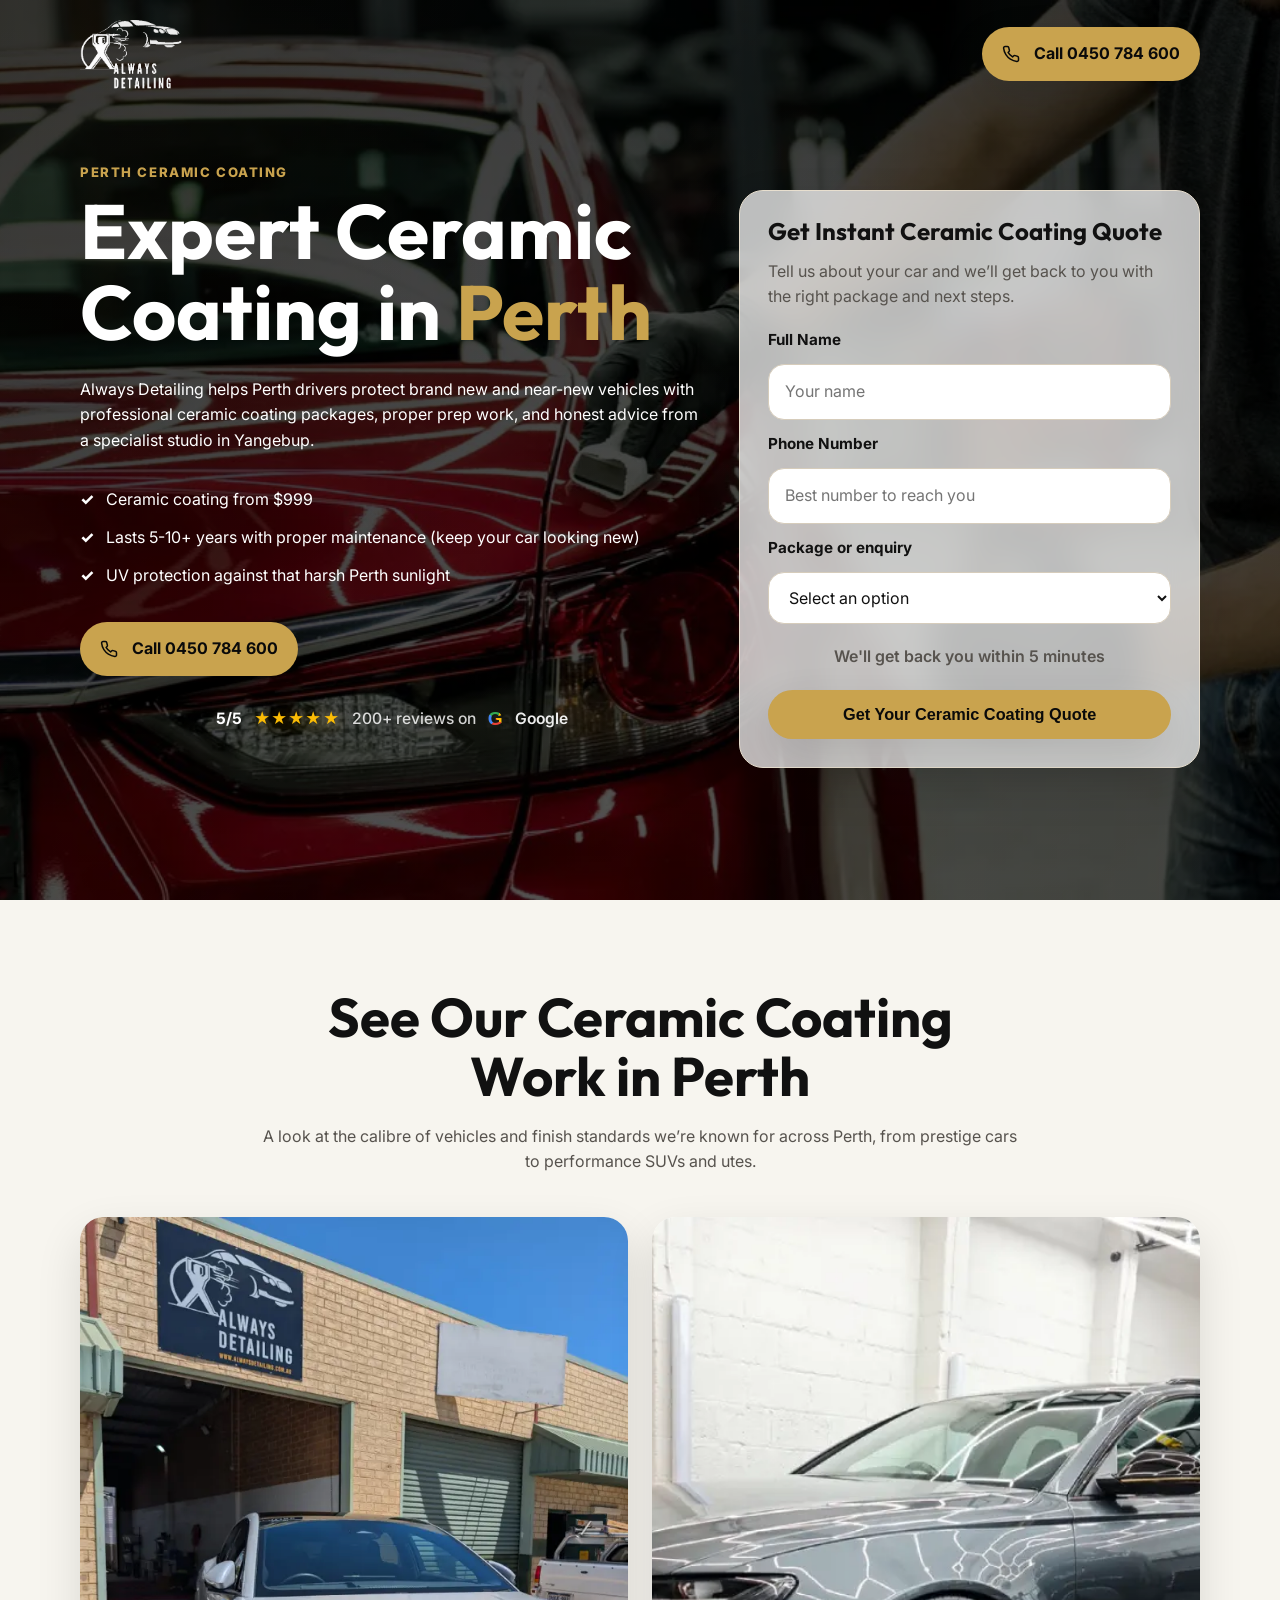
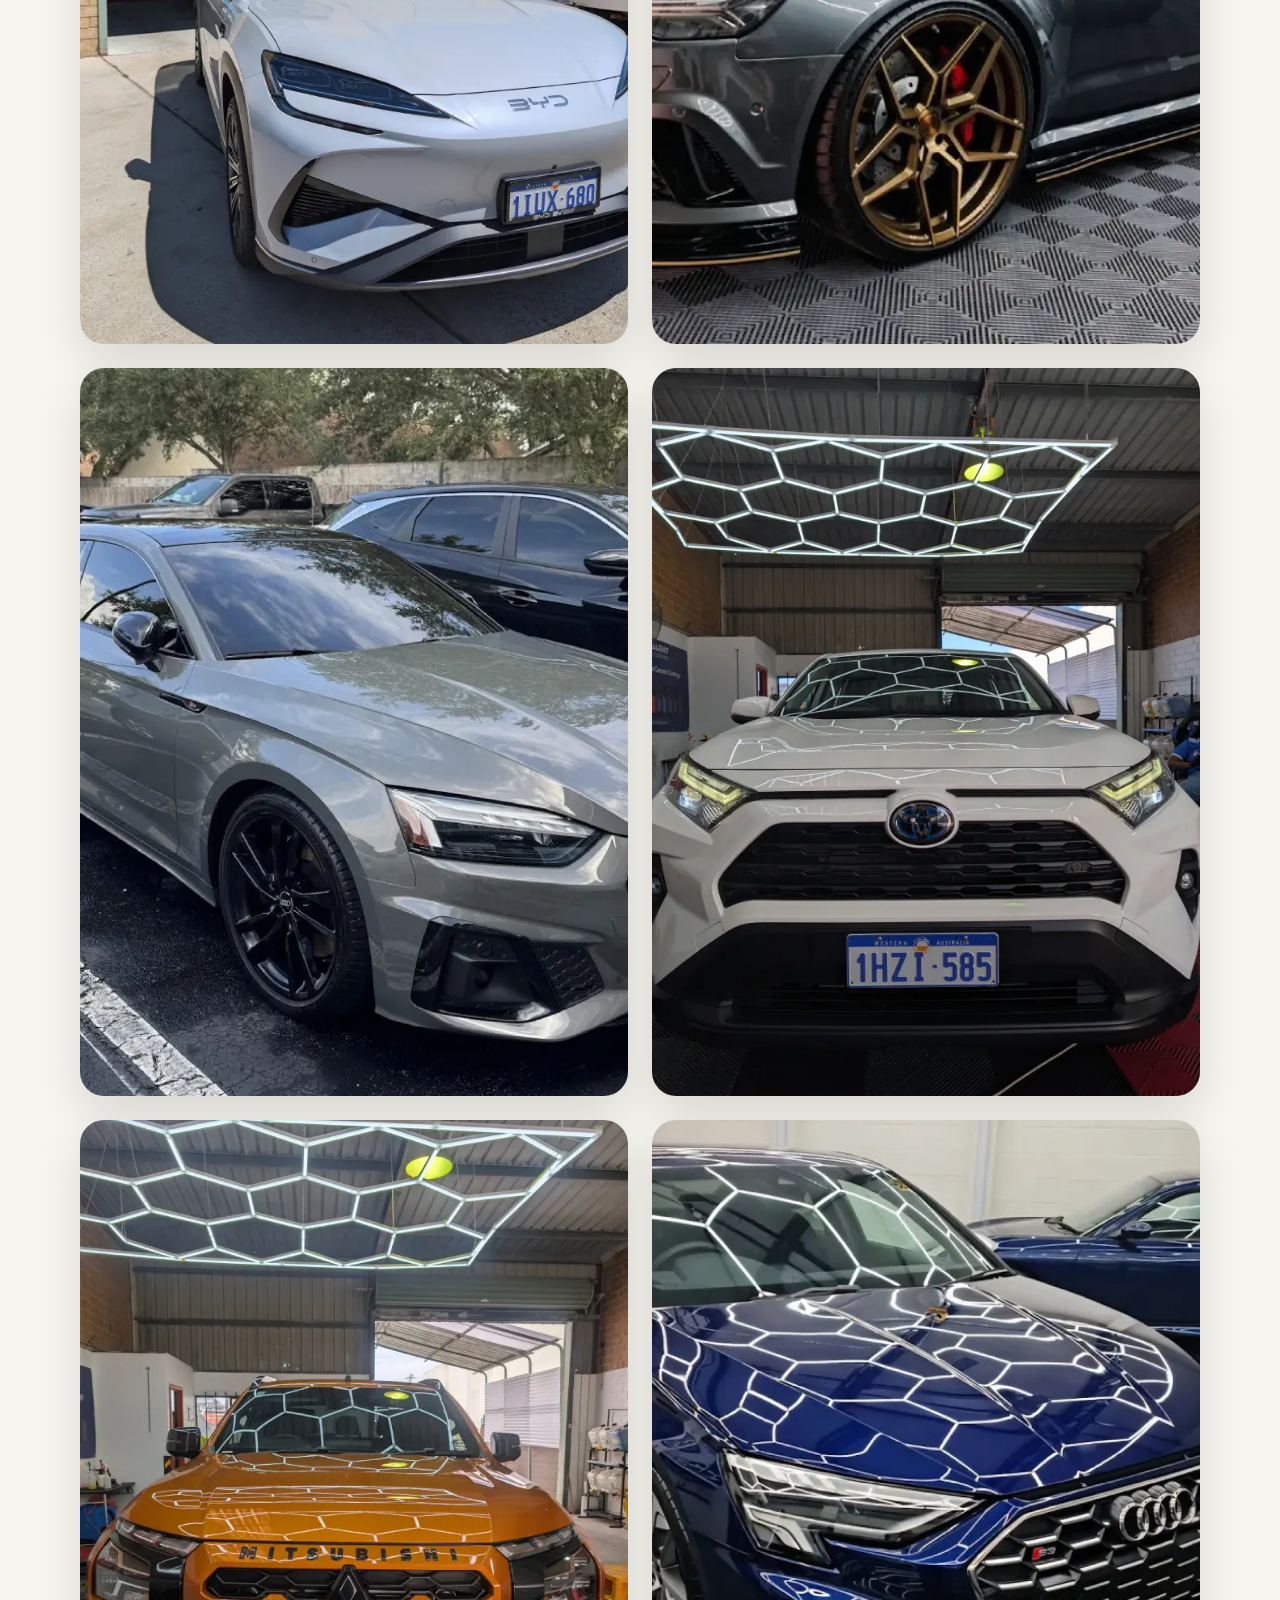
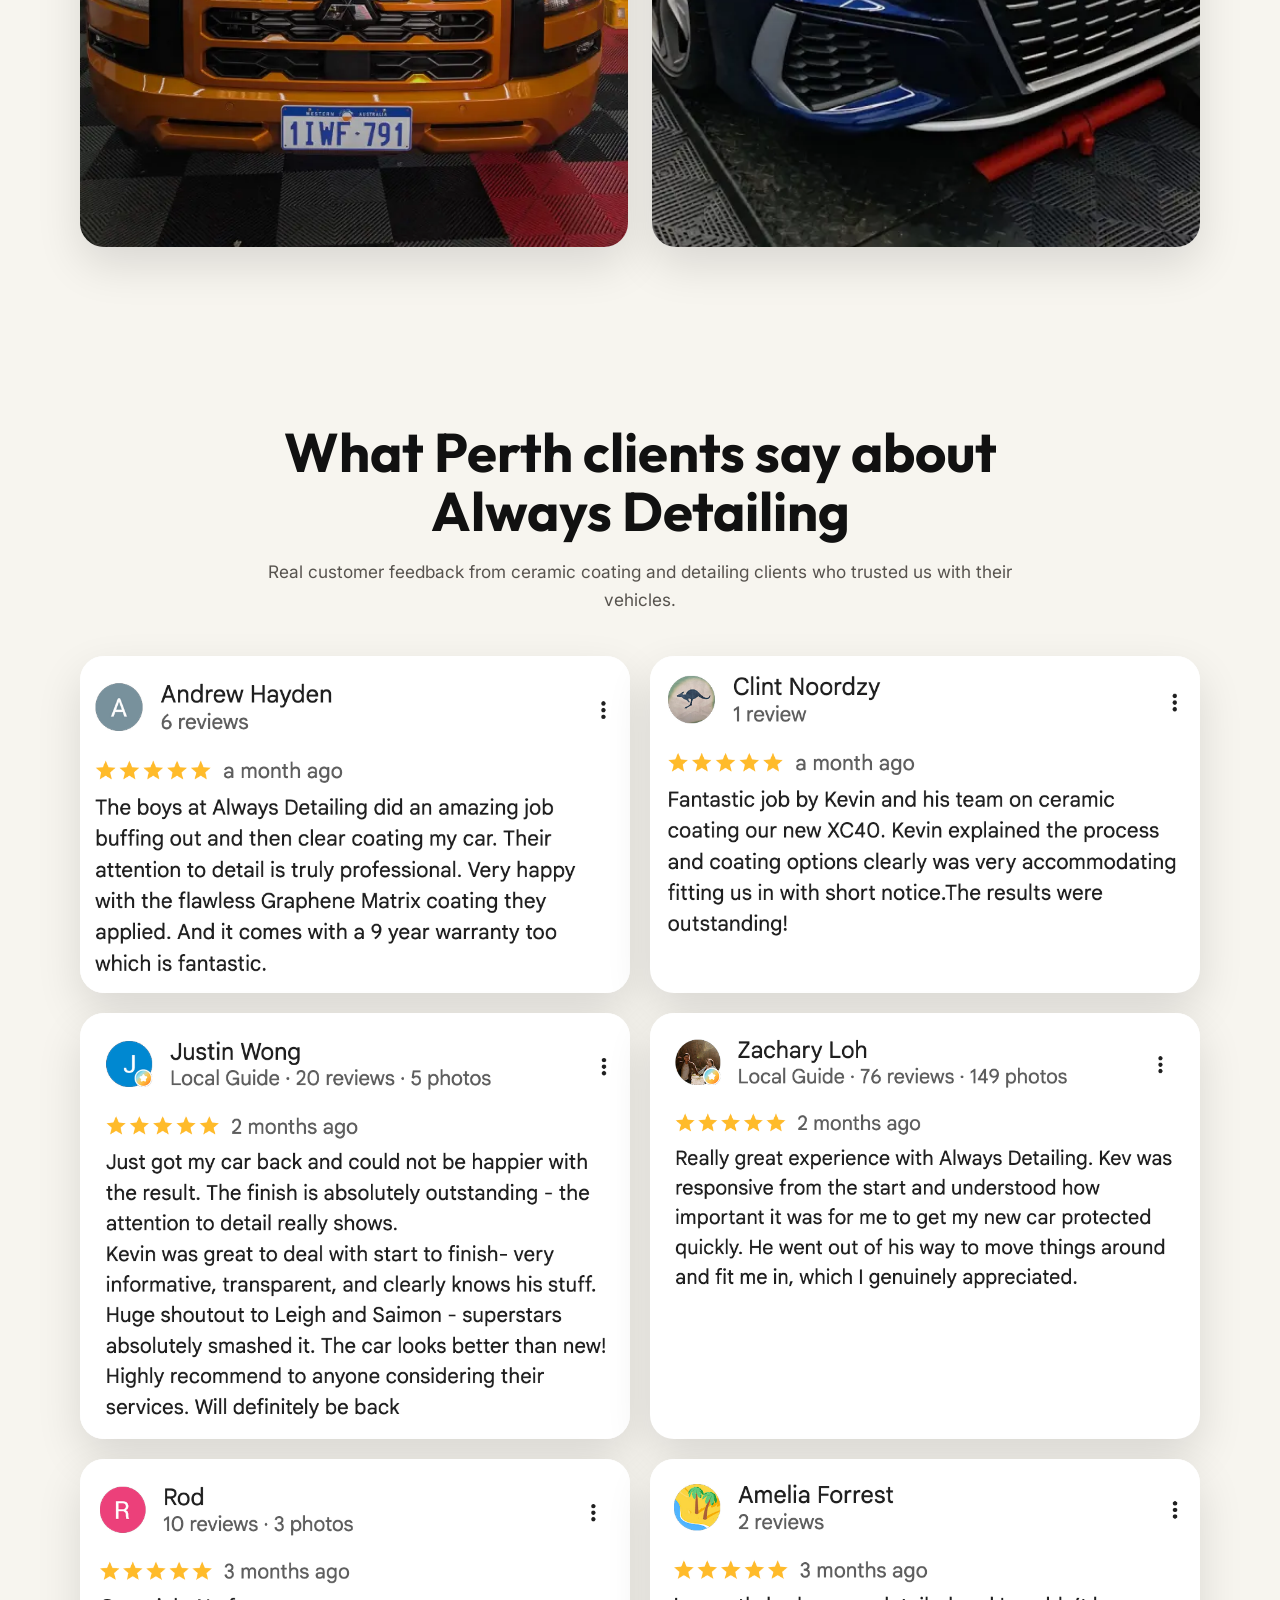
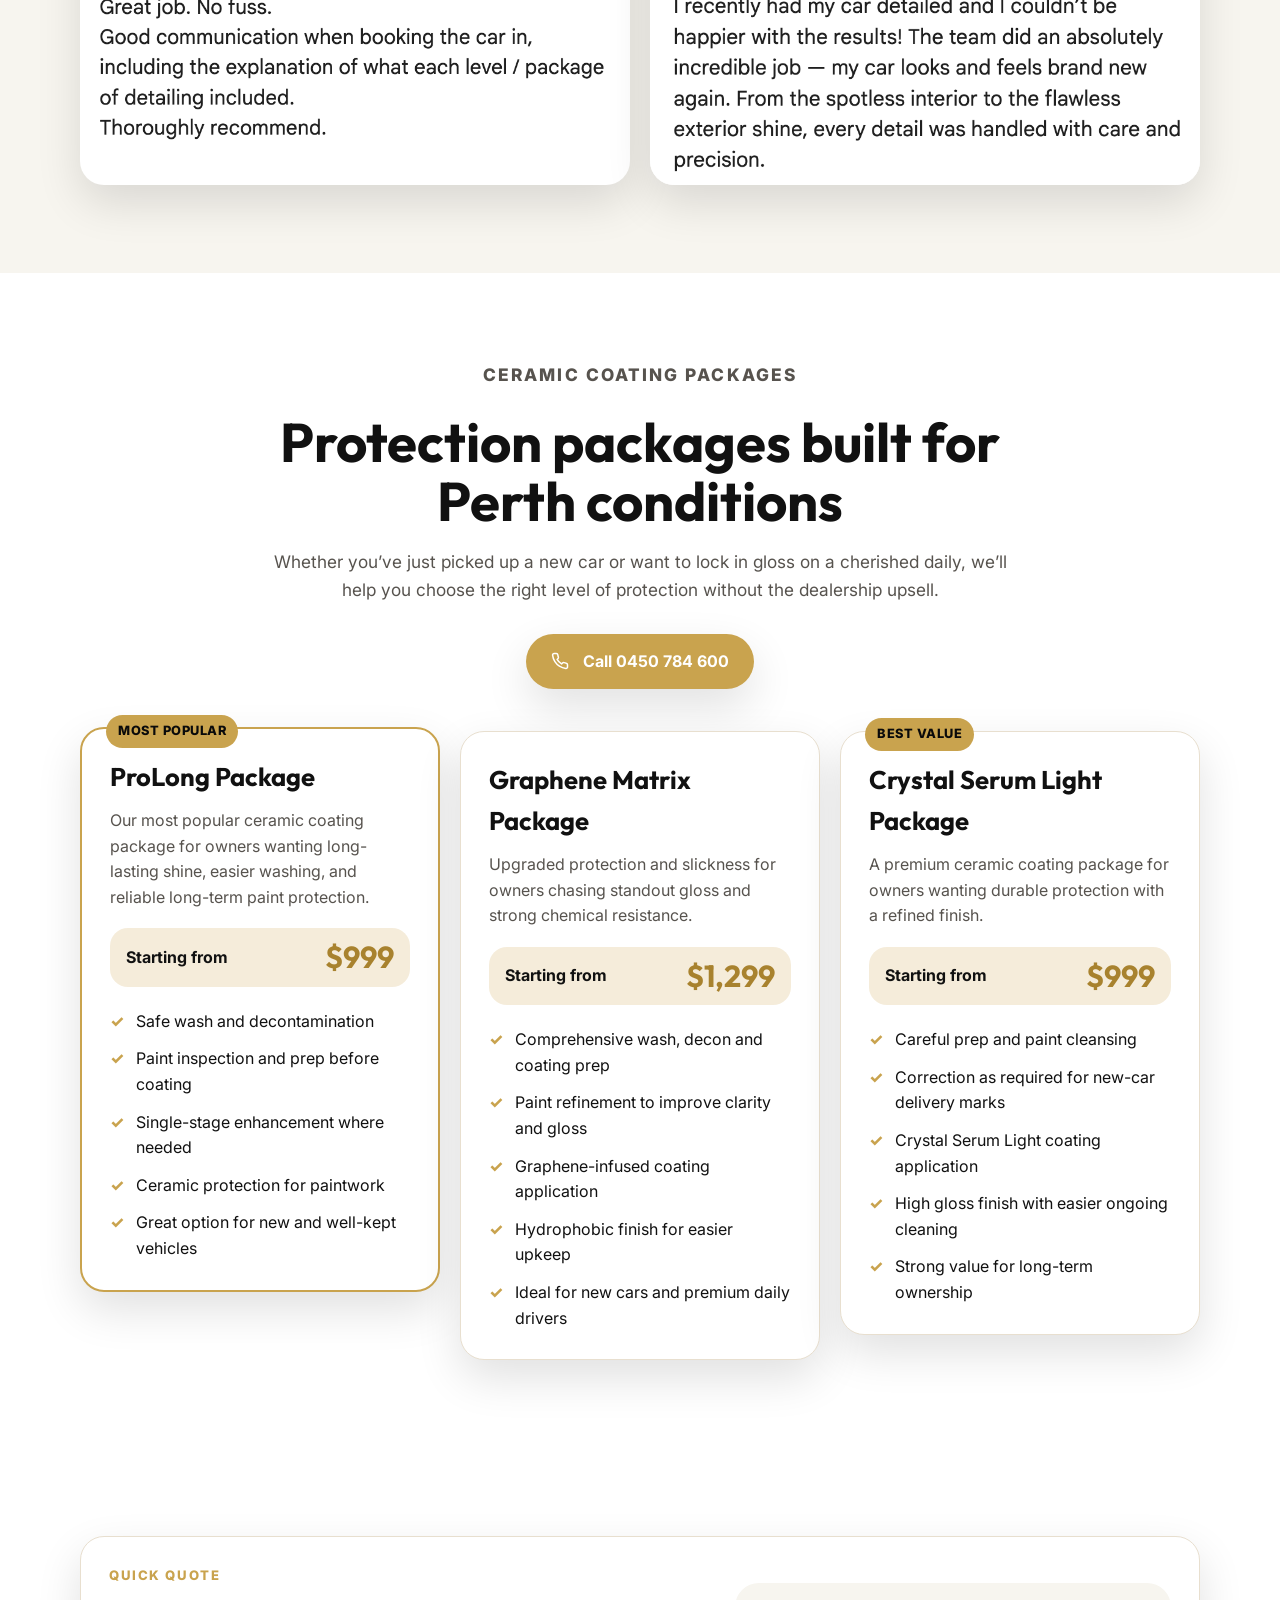
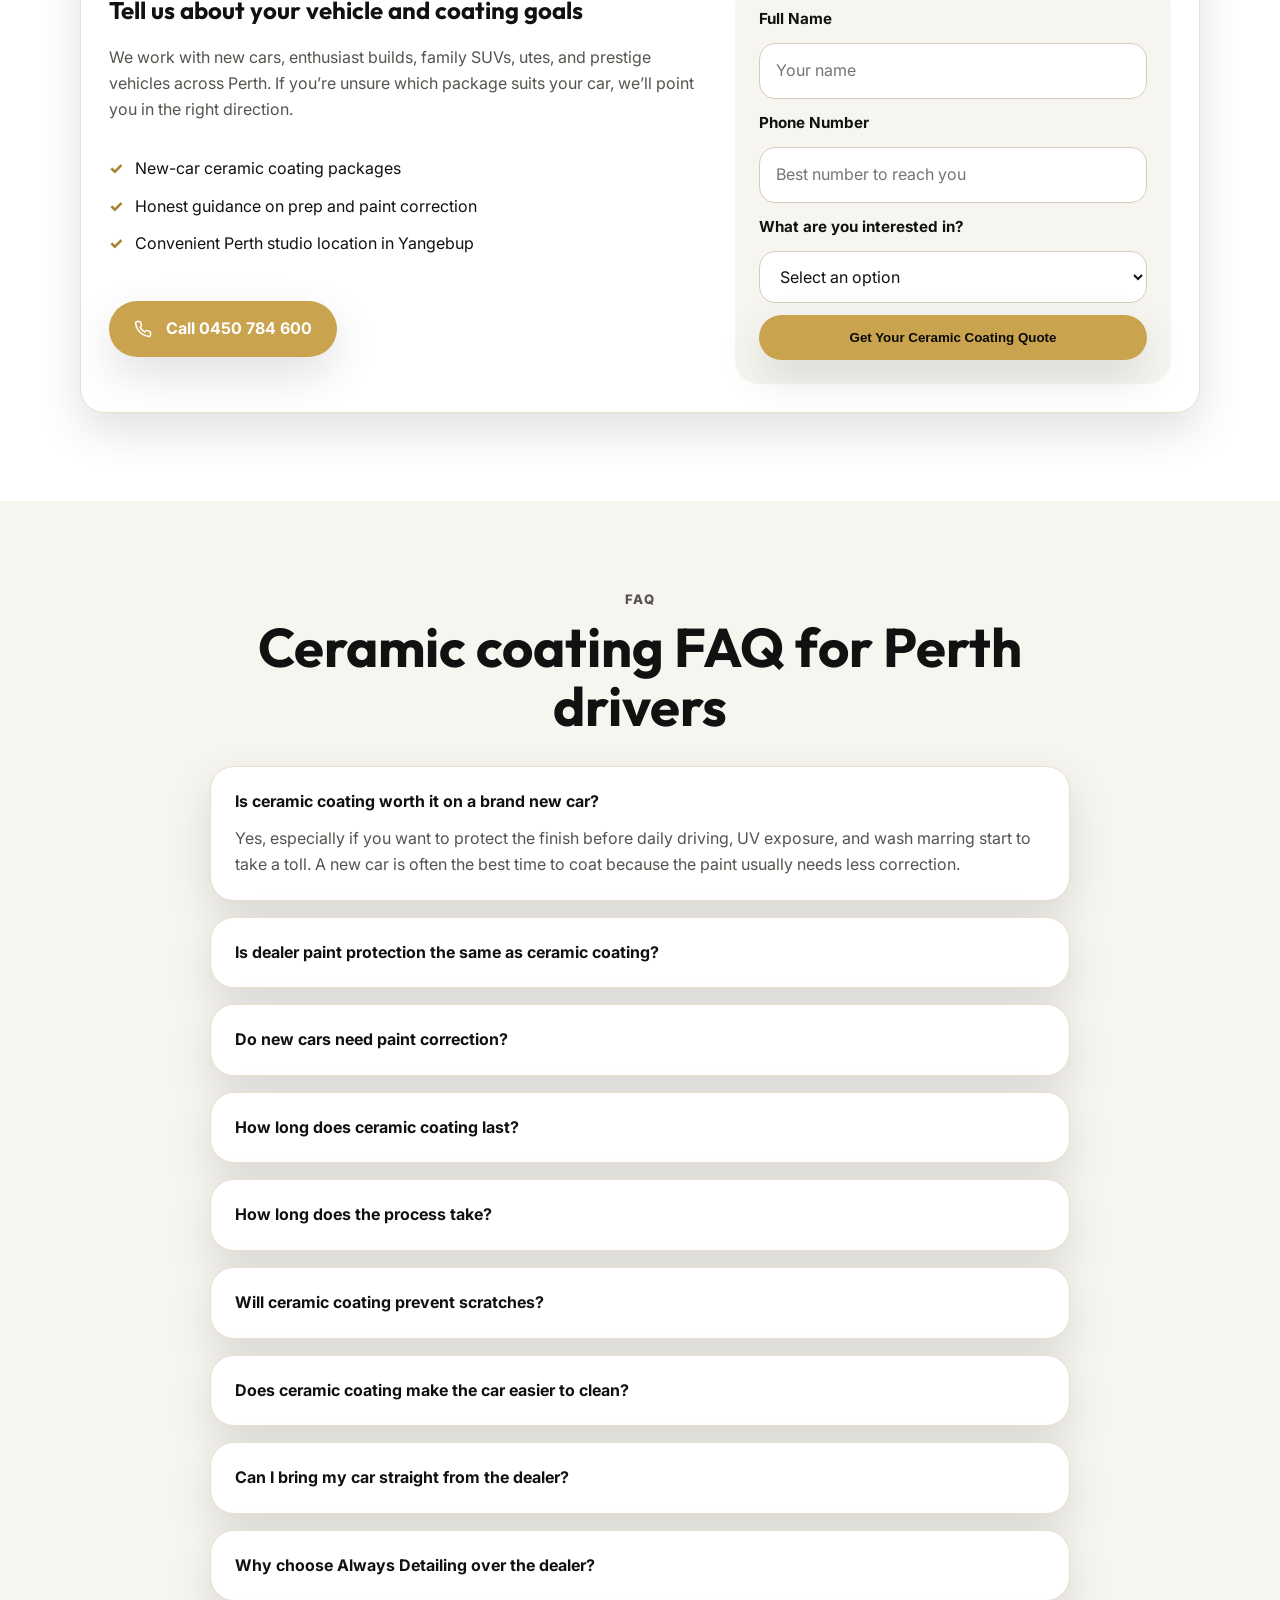
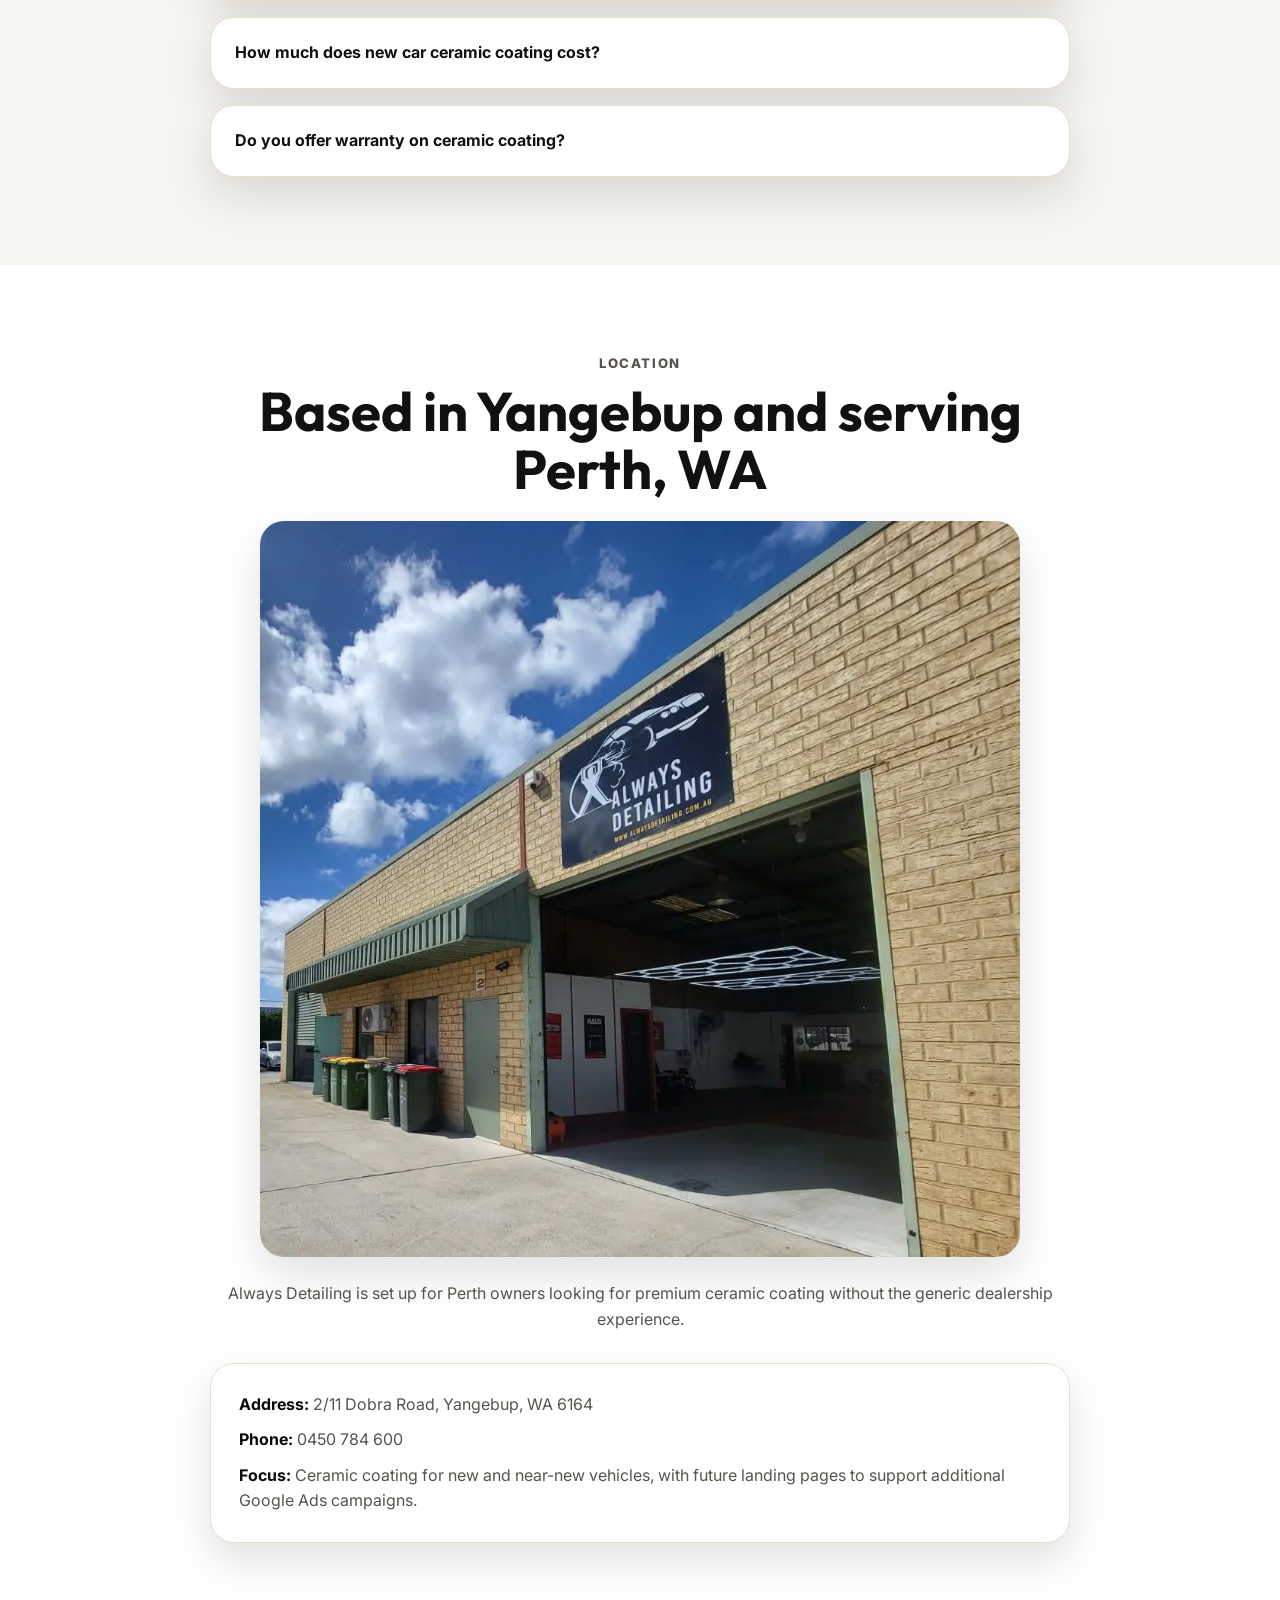
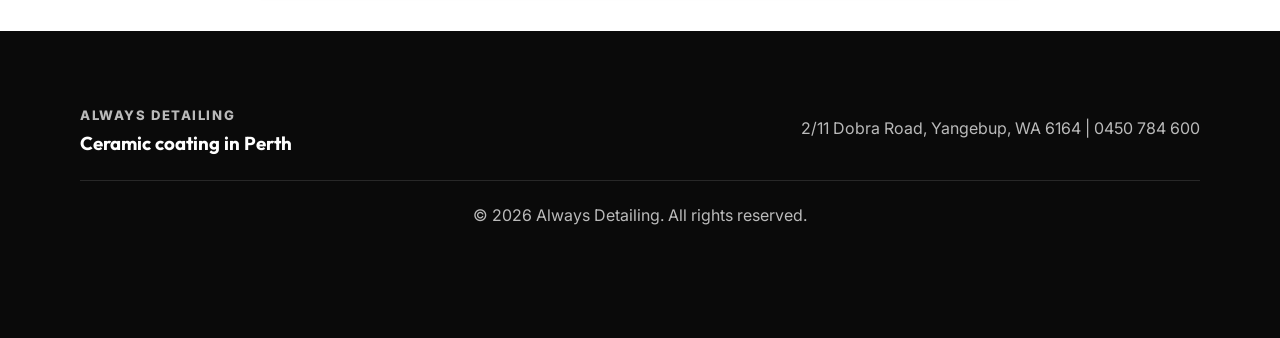
<file: index.html>
<!DOCTYPE html>
<html lang="en-AU">
<head>
    <!-- Google tag (gtag.js) -->
    <script async src="https://www.googletagmanager.com/gtag/js?id=G-Q33KK3385E"></script>
    <script>
      window.dataLayer = window.dataLayer || [];
      function gtag(){dataLayer.push(arguments);}
      gtag('js', new Date());

      gtag('config', 'G-Q33KK3385E');
      gtag('config', 'AW-11109079339');
    </script>
    <script>
      gtag('set', {
        'phone_conversion_number': '0450 784 600',
        'phone_conversion_ids': ['AW-11109079339/YBRvCL_DhMIcEKuynLEp']
      });

      function gtag_report_conversion(url) {
        var callback = function () {
          if (typeof url !== 'undefined') {
            window.location = url;
          }
        };
        gtag('event', 'conversion', {
          'send_to': 'AW-11109079339/YBRvCL_DhMIcEKuynLEp',
          'event_callback': callback
        });
        return false;
      }
    </script>
    <meta charset="UTF-8">
    <meta name="viewport" content="width=device-width, initial-scale=1.0">
    <!-- Google Tag Manager -->
    <script>(function(w,d,s,l,i){w[l]=w[l]||[];w[l].push({'gtm.start':
    new Date().getTime(),event:'gtm.js'});var f=d.getElementsByTagName(s)[0],
    j=d.createElement(s),dl=l!='dataLayer'?'&l='+l:'';j.async=true;j.src=
    'https://www.googletagmanager.com/gtm.js?id='+i+dl;f.parentNode.insertBefore(j,f);
    })(window,document,'script','dataLayer','GTM-NF9VP4WV');</script>
    <!-- End Google Tag Manager -->
    <title>Ceramic Coating Perth | Always Detailing</title>
    <meta name="description" content="Always Detailing provides premium ceramic coating in Perth, Australia, with tailored protection packages for new and near-new vehicles.">
    <link rel="stylesheet" href="style.css">
    <link rel="preconnect" href="https://fonts.googleapis.com">
    <link rel="preconnect" href="https://fonts.gstatic.com" crossorigin>
    <link href="https://fonts.googleapis.com/css2?family=Inter:wght@400;500;600;700;800&family=Outfit:wght@600;700;800&display=swap" rel="stylesheet">
    <script type="application/ld+json">
    {
      "@context": "https://schema.org",
      "@type": "AutoDetailing",
      "name": "Always Detailing",
      "areaServed": "Perth, Western Australia",
      "telephone": "+61 450 784 600",
      "priceRange": "$$$",
      "address": {
        "@type": "PostalAddress",
        "streetAddress": "2/11 Dobra Road",
        "addressLocality": "Yangebup",
        "addressRegion": "WA",
        "postalCode": "6164",
        "addressCountry": "AU"
      }
    }
    </script>
</head>
<body>
    <!-- Google Tag Manager (noscript) -->
    <noscript><iframe src="https://www.googletagmanager.com/ns.html?id=GTM-NF9VP4WV"
    height="0" width="0" style="display:none;visibility:hidden"></iframe></noscript>
    <!-- End Google Tag Manager (noscript) -->
    <header class="site-header">
        <div class="container header-row">
            <a href="#" class="brand brand-lockup" aria-label="Always Detailing home">
                <img src="always-detailing-logo.webp" alt="Always Detailing logo" class="brand-logo">
            </a>
            <a href="tel:+61450784600" class="phone-pill" onclick="return gtag_report_conversion('tel:+61450784600');">
                <svg viewBox="0 0 24 24" aria-hidden="true" class="phone-pill-icon">
                    <path d="M22 16.92v3a2 2 0 0 1-2.18 2 19.79 19.79 0 0 1-8.63-3.07 19.5 19.5 0 0 1-6-6 19.79 19.79 0 0 1-3.07-8.67A2 2 0 0 1 4.11 2h3a2 2 0 0 1 2 1.72 12.84 12.84 0 0 0 .7 2.81 2 2 0 0 1-.45 2.11L8.09 9.91a16 16 0 0 0 6 6l1.27-1.27a2 2 0 0 1 2.11-.45 12.84 12.84 0 0 0 2.81.7A2 2 0 0 1 22 16.92z"></path>
                </svg>
                <span>Call 0450 784 600</span>
            </a>
        </div>
    </header>

    <main>
        <section class="hero">
            <div class="container hero-grid">
                <div class="hero-copy hero-copy-spacious">
                    <p class="eyebrow">Perth Ceramic Coating</p>
                    <h1>Expert Ceramic Coating in <span>Perth</span></h1>
                    <p class="hero-text">Always Detailing helps Perth drivers protect brand new and near-new vehicles with professional ceramic coating packages, proper prep work, and honest advice from a specialist studio in Yangebup.</p>
                    <ul class="check-list">
                        <li>Ceramic coating from $999</li>
                        <li>Lasts 5-10+ years with proper maintenance (keep your car looking new)</li>
                        <li>UV protection against that harsh Perth sunlight</li>
                    </ul>
                    <div class="cta-row">
                        <a href="tel:+61450784600" class="phone-pill" onclick="return gtag_report_conversion('tel:+61450784600');">
                            <svg viewBox="0 0 24 24" aria-hidden="true" class="phone-pill-icon">
                                <path d="M22 16.92v3a2 2 0 0 1-2.18 2 19.79 19.79 0 0 1-8.63-3.07 19.5 19.79 0 0 1-6-6 19.79 19.79 0 0 1-3.07-8.67A2 2 0 0 1 4.11 2h3a2 2 0 0 1 2 1.72 12.84 12.84 0 0 0 .7 2.81 2 2 0 0 1-.45 2.11L8.09 9.91a16 16 0 0 0 6 6l1.27-1.27a2 2 0 0 1 2.11-.45 12.84 12.84 0 0 0 2.81.7A2 2 0 0 1 22 16.92z"></path>
                            </svg>
                            <span>Call 0450 784 600</span>
                        </a>
                    </div>
                    <div class="hero-review-line" aria-label="5 out of 5, 200 plus reviews on Google">
                        <span class="hero-review-line-score">5/5</span>
                        <span class="hero-review-line-stars" aria-hidden="true">★★★★★</span>
                        <span class="hero-review-line-count">200+ reviews on</span>
                        <span class="hero-review-line-google" aria-label="Google">G</span>
                        <span class="hero-review-line-google-text">Google</span>
                    </div>
                </div>
                <aside class="quote-card" id="hero-form-top">
                    <h2>Get Instant Ceramic Coating Quote</h2>
                    <p>Tell us about your car and we’ll get back to you with the right package and next steps.</p>
                    <form data-netlify="true" name="hero-ceramic-coating-quote" class="quote-form">
                        <input type="hidden" name="form-name" value="hero-ceramic-coating-quote">
                        <label for="hero-name">Full Name</label>
                        <input type="text" id="hero-name" name="name" placeholder="Your name" required>

                        <label for="hero-phone">Phone Number</label>
                        <input type="tel" id="hero-phone" name="phone" placeholder="Best number to reach you" required>

                        <label for="hero-needs">Package or enquiry</label>
                        <select id="hero-needs" name="needs" required>
                            <option value="" selected disabled>Select an option</option>
                            <option value="Prolong Package">Prolong Package</option>
                            <option value="Graphene Matrix Package">Graphene Matrix Package</option>
                            <option value="Crystal Serum Light Package">Crystal Serum Light Package</option>
                            <option value="Need help choosing">Need help choosing</option>
                        </select>

                        <p class="quote-response-time">We'll get back you within 5 minutes</p>
                        <button type="submit" class="btn btn-primary btn-full">Get Your Ceramic Coating Quote</button>
                    </form>
                </aside>
            </div>
        </section>

        <section class="section light-section">
            <div class="container">
                <div class="section-heading center showcase-heading">
                    <h2>See Our Ceramic Coating Work in Perth</h2>
                    <p>A look at the calibre of vehicles and finish standards we’re known for across Perth, from prestige cars to performance SUVs and utes.</p>
                    <a href="tel:+61450784600" class="btn btn-primary section-quote-btn showcase-mobile-call" onclick="return gtag_report_conversion('tel:+61450784600');">
                        <svg viewBox="0 0 24 24" aria-hidden="true" class="phone-pill-icon">
                            <path d="M22 16.92v3a2 2 0 0 1-2.18 2 19.79 19.79 0 0 1-8.63-3.07 19.5 19.79 0 0 1-6-6 19.79 19.79 0 0 1-3.07-8.67A2 2 0 0 1 4.11 2h3a2 2 0 0 1 2 1.72 12.84 12.84 0 0 0 .7 2.81 2 2 0 0 1-.45 2.11L8.09 9.91a16 16 0 0 0 6 6l1.27-1.27a2 2 0 0 1 2.11-.45 12.84 12.84 0 0 0 2.81.7A2 2 0 0 1 22 16.92z"></path>
                        </svg>
                        <span>Call 0450 784 600</span>
                    </a>
                </div>
                <div class="gallery-grid">
                    <div class="gallery-card"><img src="ceramic2.webp" alt="White BYD after ceramic coating outside the Always Detailing workshop" class="gallery-image" style="object-position: center 35%;"></div>
                    <div class="gallery-card"><img src="alwaysdetailing1.webp" alt="Grey Audi wagon detailed and coated by Always Detailing" class="gallery-image"></div>
                    <div class="gallery-card"><img src="alwaysdetailing5.webp" alt="Grey Audi sedan with a freshly coated finish" class="gallery-image"></div>
                    <div class="gallery-card"><img src="ceramic.webp" alt="White Toyota SUV with freshly coated paintwork in the Always Detailing studio" class="gallery-image" style="object-position: center 38%;"></div>
                    <div class="gallery-card"><img src="ceramic3.webp" alt="Orange Mitsubishi ute after ceramic coating in the Always Detailing studio" class="gallery-image" style="object-position: center 42%;"></div>
                    <div class="gallery-card"><img src="alwaysdetailing6.webp" alt="Blue Audi sedan with high-gloss ceramic coated paintwork" class="gallery-image"></div>
                </div>
            </div>
        </section>

        <section class="section light-section">
            <div class="container">
                <div class="section-heading center showcase-heading">
                    <h2>What Perth clients say about Always Detailing</h2>
                    <p>Real customer feedback from ceramic coating and detailing clients who trusted us with their vehicles.</p>
                </div>
                <div class="review-placeholder-grid">
                    <div class="review-card"><img src="review-1.png" alt="Google review from Andrew Hayden" class="review-image"></div>
                    <div class="review-card"><img src="review-2.png" alt="Google review from Clint Noordzy" class="review-image"></div>
                    <div class="review-card"><img src="review-3.png" alt="Google review from Justin Wong" class="review-image"></div>
                    <div class="review-card"><img src="review-4.png" alt="Google review from Zachary Loh" class="review-image"></div>
                    <div class="review-card"><img src="review-5.png" alt="Google review from Rod" class="review-image"></div>
                    <div class="review-card"><img src="review-6.png" alt="Google review from Amelia Forrest" class="review-image"></div>
                </div>
            </div>
        </section>

        <section class="section">
            <div class="container">
                <div class="section-heading center packages-heading">
                    <p class="section-kicker">Ceramic Coating Packages</p>
                    <h2>Protection packages built for Perth conditions</h2>
                    <p>Whether you’ve just picked up a new car or want to lock in gloss on a cherished daily, we’ll help you choose the right level of protection without the dealership upsell.</p>
                    <a href="tel:+61450784600" class="btn btn-primary section-quote-btn section-call-btn" onclick="return gtag_report_conversion('tel:+61450784600');">
                        <svg viewBox="0 0 24 24" aria-hidden="true" class="phone-pill-icon">
                            <path d="M22 16.92v3a2 2 0 0 1-2.18 2 19.79 19.79 0 0 1-8.63-3.07 19.5 19.79 0 0 1-6-6 19.79 19.79 0 0 1-3.07-8.67A2 2 0 0 1 4.11 2h3a2 2 0 0 1 2 1.72 12.84 12.84 0 0 0 .7 2.81 2 2 0 0 1-.45 2.11L8.09 9.91a16 16 0 0 0 6 6l1.27-1.27a2 2 0 0 1 2.11-.45 12.84 12.84 0 0 0 2.81.7A2 2 0 0 1 22 16.92z"></path>
                        </svg>
                        <span>Call 0450 784 600</span>
                    </a>
                </div>
                <div class="packages-grid">
                    <article class="package-card featured-package package-mobile-first">
                        <div class="package-badge">Most Popular</div>
                        <h3>ProLong Package</h3>
                        <p class="package-subtitle">Our most popular ceramic coating package for owners wanting long-lasting shine, easier washing, and reliable long-term paint protection.</p>
                        <div class="package-meta">
                            <span>Starting from</span>
                            <span class="package-price">$999</span>
                        </div>
                        <ul class="package-list">
                            <li>Safe wash and decontamination</li>
                            <li>Paint inspection and prep before coating</li>
                            <li>Single-stage enhancement where needed</li>
                            <li>Ceramic protection for paintwork</li>
                            <li>Great option for new and well-kept vehicles</li>
                        </ul>
                    </article>

                    <article class="package-card">
                        <h3>Graphene Matrix Package</h3>
                        <p class="package-subtitle">Upgraded protection and slickness for owners chasing standout gloss and strong chemical resistance.</p>
                        <div class="package-meta">
                            <span>Starting from</span>
                            <span class="package-price">$1,299</span>
                        </div>
                        <ul class="package-list">
                            <li>Comprehensive wash, decon and coating prep</li>
                            <li>Paint refinement to improve clarity and gloss</li>
                            <li>Graphene-infused coating application</li>
                            <li>Hydrophobic finish for easier upkeep</li>
                            <li>Ideal for new cars and premium daily drivers</li>
                        </ul>
                    </article>

                    <article class="package-card">
                        <div class="package-badge">Best Value</div>
                        <h3>Crystal Serum Light Package</h3>
                        <p class="package-subtitle">A premium ceramic coating package for owners wanting durable protection with a refined finish.</p>
                        <div class="package-meta">
                            <span>Starting from</span>
                            <span class="package-price">$999</span>
                        </div>
                        <ul class="package-list">
                            <li>Careful prep and paint cleansing</li>
                            <li>Correction as required for new-car delivery marks</li>
                            <li>Crystal Serum Light coating application</li>
                            <li>High gloss finish with easier ongoing cleaning</li>
                            <li>Strong value for long-term ownership</li>
                        </ul>
                    </article>
                </div>
            </div>
        </section>

        <section id="quote-form" class="section">
            <div class="container form-shell">
                <div class="quote-copy-spacious">
                    <p class="eyebrow">Quick Quote</p>
                    <h2>Tell us about your vehicle and coating goals</h2>
                    <p class="section-copy">We work with new cars, enthusiast builds, family SUVs, utes, and prestige vehicles across Perth. If you’re unsure which package suits your car, we’ll point you in the right direction.</p>
                    <ul class="check-list dark">
                        <li>New-car ceramic coating packages</li>
                        <li>Honest guidance on prep and paint correction</li>
                        <li>Convenient Perth studio location in Yangebup</li>
                    </ul>
                    <a href="tel:+61450784600" class="btn btn-primary section-call-btn" onclick="return gtag_report_conversion('tel:+61450784600');">
                        <svg viewBox="0 0 24 24" aria-hidden="true" class="phone-pill-icon">
                            <path d="M22 16.92v3a2 2 0 0 1-2.18 2 19.79 19.79 0 0 1-8.63-3.07 19.5 19.79 0 0 1-6-6 19.79 19.79 0 0 1-3.07-8.67A2 2 0 0 1 4.11 2h3a2 2 0 0 1 2 1.72 12.84 12.84 0 0 0 .7 2.81 2 2 0 0 1-.45 2.11L8.09 9.91a16 16 0 0 0 6 6l1.27-1.27a2 2 0 0 1 2.11-.45 12.84 12.84 0 0 0 2.81.7A2 2 0 0 1 22 16.92z"></path>
                        </svg>
                        <span>Call 0450 784 600</span>
                    </a>
                </div>
                <form id="lead-form" data-netlify="true" name="ceramic-coating-quote" class="quote-form large">
                    <input type="hidden" name="form-name" value="ceramic-coating-quote">
                    <label for="name">Full Name</label>
                    <input type="text" id="name" name="name" placeholder="Your name" required>

                    <label for="phone">Phone Number</label>
                    <input type="tel" id="phone" name="phone" placeholder="Best number to reach you" required>

                    <label for="needs">What are you interested in?</label>
                    <select id="needs" name="needs" required>
                        <option value="" selected disabled>Select an option</option>
                        <option value="Prolong Package">Prolong Package</option>
                        <option value="Graphene Matrix Package">Graphene Matrix Package</option>
                        <option value="Crystal Serum Light Package">Crystal Serum Light Package</option>
                        <option value="Need coating advice">Need coating advice</option>
                    </select>

                    <button type="submit" class="btn btn-primary btn-full">Get Your Ceramic Coating Quote</button>
                </form>
            </div>
        </section>

        <section class="section light-section">
            <div class="container narrow">
                <div class="section-heading center">
                    <p class="eyebrow">FAQ</p>
                    <h2>Ceramic coating FAQ for Perth drivers</h2>
                </div>
                <div class="faq-list">
                    <details open>
                        <summary>Is ceramic coating worth it on a brand new car?</summary>
                        <p>Yes, especially if you want to protect the finish before daily driving, UV exposure, and wash marring start to take a toll. A new car is often the best time to coat because the paint usually needs less correction.</p>
                    </details>
                    <details>
                        <summary>Is dealer paint protection the same as ceramic coating?</summary>
                        <p>Not always. Dealer paint protection packages vary a lot in quality, prep, and durability. A dedicated ceramic coating service generally includes proper inspection, paint prep, and a more tailored application process.</p>
                    </details>
                    <details>
                        <summary>Do new cars need paint correction?</summary>
                        <p>Quite often, yes. Even brand new cars can arrive with light swirl marks, wash marring, transport marks, or minor dealership prep damage. A quick assessment tells us how much correction is actually worthwhile.</p>
                    </details>
                    <details>
                        <summary>How long does ceramic coating last?</summary>
                        <p>That depends on the coating chosen, how the vehicle is used, and how it’s maintained. With proper care, a quality ceramic coating can offer protection and gloss benefits for years rather than months.</p>
                    </details>
                    <details>
                        <summary>How long does the process take?</summary>
                        <p>Most ceramic coating jobs take at least one to several days depending on the package, the condition of the paint, and curing requirements. We’ll give you a realistic timeframe before booking the car in.</p>
                    </details>
                    <details>
                        <summary>Will ceramic coating prevent scratches?</summary>
                        <p>No coating makes paint scratch-proof. Ceramic coating helps with chemical resistance, gloss retention, and wash maintenance, but it won’t stop stone chips or deeper scratches from poor washing or contact.</p>
                    </details>
                    <details>
                        <summary>Does ceramic coating make the car easier to clean?</summary>
                        <p>Yes. One of the biggest benefits is easier maintenance. Dirt, water, and grime release more easily, which means washing is simpler and the car tends to stay looking cleaner for longer.</p>
                    </details>
                    <details>
                        <summary>Can I bring my car straight from the dealer?</summary>
                        <p>Absolutely. Many clients bring their cars in straight after collection so we can inspect the paint, correct any delivery marks if needed, and coat it before it goes through months of regular use.</p>
                    </details>
                    <details>
                        <summary>Why choose Always Detailing over the dealer?</summary>
                        <p>We focus specifically on preparation, product choice, and finish quality rather than bundling protection into a quick handover process. You get a more personalised service and clearer guidance on what your car actually needs.</p>
                    </details>
                    <details>
                        <summary>How much does new car ceramic coating cost?</summary>
                        <p>Our ceramic coating packages start from $999, with pricing depending on the package selected, vehicle size, and any paint correction required. We’re happy to recommend the best fit after a quick chat.</p>
                    </details>
                    <details>
                        <summary>Do you offer warranty on ceramic coating?</summary>
                        <p>Warranty options depend on the coating package and aftercare requirements. We’ll explain what is covered, what maintenance is expected, and how to keep your protection performing as intended.</p>
                    </details>
                </div>
            </div>
        </section>

        <section class="section">
            <div class="container narrow">
                <div class="section-heading center service-area-heading">
                    <p class="eyebrow">Location</p>
                    <h2>Based in Yangebup and serving Perth, WA</h2>
                    <div class="location-photo-shell">
                        <img src="alwaysdetailinglocation.webp" alt="Always Detailing workshop in Yangebup, Perth" class="location-photo">
                    </div>
                    <p>Always Detailing is set up for Perth owners looking for premium ceramic coating without the generic dealership experience.</p>
                </div>
                <div class="map-frame location-card">
                    <p><strong>Address:</strong> 2/11 Dobra Road, Yangebup, WA 6164</p>
                    <p><strong>Phone:</strong> <a href="tel:+61450784600" onclick="return gtag_report_conversion('tel:+61450784600');">0450 784 600</a></p>
                    <p><strong>Focus:</strong> Ceramic coating for new and near-new vehicles, with future landing pages to support additional Google Ads campaigns.</p>
                </div>
            </div>
        </section>
    </main>

    <footer class="site-footer">
        <div class="container footer-row">
            <div>
                <p class="eyebrow">Always Detailing</p>
                <h3>Ceramic coating in Perth</h3>
            </div>
            <div class="footer-contact">
                <p>2/11 Dobra Road, Yangebup, WA 6164 | 0450 784 600</p>
            </div>
        </div>
        <div class="container footer-bottom">
            <p>&copy; 2026 Always Detailing. All rights reserved.</p>
        </div>
    </footer>

    <div id="success-modal" class="modal">
        <div class="modal-content">
            <button class="close-modal" aria-label="Close">&times;</button>
            <div class="modal-body">
                <div class="success-icon">✓</div>
                <h3>Thanks</h3>
                <p>Thanks for getting in touch. We’ll be in contact shortly.</p>
                <button class="btn btn-primary close-modal-btn btn-full">Close</button>
            </div>
        </div>
    </div>

    <div class="mobile-cta">
        <a href="tel:+61450784600" class="btn btn-primary btn-full mobile-call-btn" onclick="return gtag_report_conversion('tel:+61450784600');">
            <svg viewBox="0 0 24 24" aria-hidden="true" class="phone-pill-icon">
                <path d="M22 16.92v3a2 2 0 0 1-2.18 2 19.79 19.79 0 0 1-8.63-3.07 19.5 19.79 0 0 1-6-6 19.79 19.79 0 0 1-3.07-8.67A2 2 0 0 1 4.11 2h3a2 2 0 0 1 2 1.72 12.84 12.84 0 0 0 .7 2.81 2 2 0 0 1-.45 2.11L8.09 9.91a16 16 0 0 0 6 6l1.27-1.27a2 2 0 0 1 2.11-.45 12.84 12.84 0 0 0 2.81.7A2 2 0 0 1 22 16.92z"></path>
            </svg>
            <span class="mobile-call-label">Call 0450 784 600</span>
        </a>
    </div>

    <script>
        document.addEventListener("DOMContentLoaded", function () {
            const modal = document.getElementById("success-modal");
            const closeButtons = document.querySelectorAll(".close-modal, .close-modal-btn");
            const siteHeader = document.querySelector(".site-header");
            const mobileCta = document.querySelector(".mobile-cta");
            const heroForm = document.getElementById("hero-form-top");

            const syncHeaderState = () => {
                if (!siteHeader) return;
                if (window.scrollY > 36) {
                    siteHeader.classList.add("is-scrolled");
                } else {
                    siteHeader.classList.remove("is-scrolled");
                }
            };

            const syncMobileCta = () => {
                if (!mobileCta) return;

                if (window.innerWidth > 768 || !heroForm) {
                    mobileCta.classList.remove("is-visible");
                    return;
                }

                const formBottom = heroForm.getBoundingClientRect().bottom + window.scrollY;
                if (window.scrollY > formBottom) {
                    mobileCta.classList.add("is-visible");
                } else {
                    mobileCta.classList.remove("is-visible");
                }
            };

            syncHeaderState();
            syncMobileCta();
            window.addEventListener("scroll", syncHeaderState, { passive: true });
            window.addEventListener("scroll", syncMobileCta, { passive: true });
            window.addEventListener("resize", syncMobileCta);

            document.querySelectorAll("a[href='#quote-form']").forEach((link) => {
                link.addEventListener("click", (event) => {
                    event.preventDefault();
                    document.getElementById("quote-form")?.scrollIntoView({ behavior: "smooth", block: "start" });
                });
            });

            document.querySelectorAll("form[data-netlify='true']").forEach((form) => {
                form.addEventListener("submit", function (event) {
                    event.preventDefault();

                    const formData = new FormData(form);
                    fetch("/", {
                        method: "POST",
                        body: new URLSearchParams(formData).toString(),
                        headers: { "Content-Type": "application/x-www-form-urlencoded" }
                    })
                    .then((response) => {
                        if (!response.ok) {
                            throw new Error(`Form submission failed with status ${response.status}`);
                        }
                        window.dataLayer = window.dataLayer || [];
                        window.dataLayer.push({
                            event: "form_submit",
                            form_name: form.getAttribute("name") || "",
                            form_location: form.id || ""
                        });
                        modal.style.display = "flex";
                        document.body.style.overflow = "hidden";
                        form.reset();
                    })
                    .catch((error) => {
                        console.error("Error submitting form:", error);
                    });
                });
            });

            closeButtons.forEach((button) => {
                button.addEventListener("click", () => {
                    modal.style.display = "none";
                    document.body.style.overflow = "";
                });
            });

            window.addEventListener("click", (event) => {
                if (event.target === modal) {
                    modal.style.display = "none";
                    document.body.style.overflow = "";
                }
            });
        });
    </script>
</body>
</html>
</file>
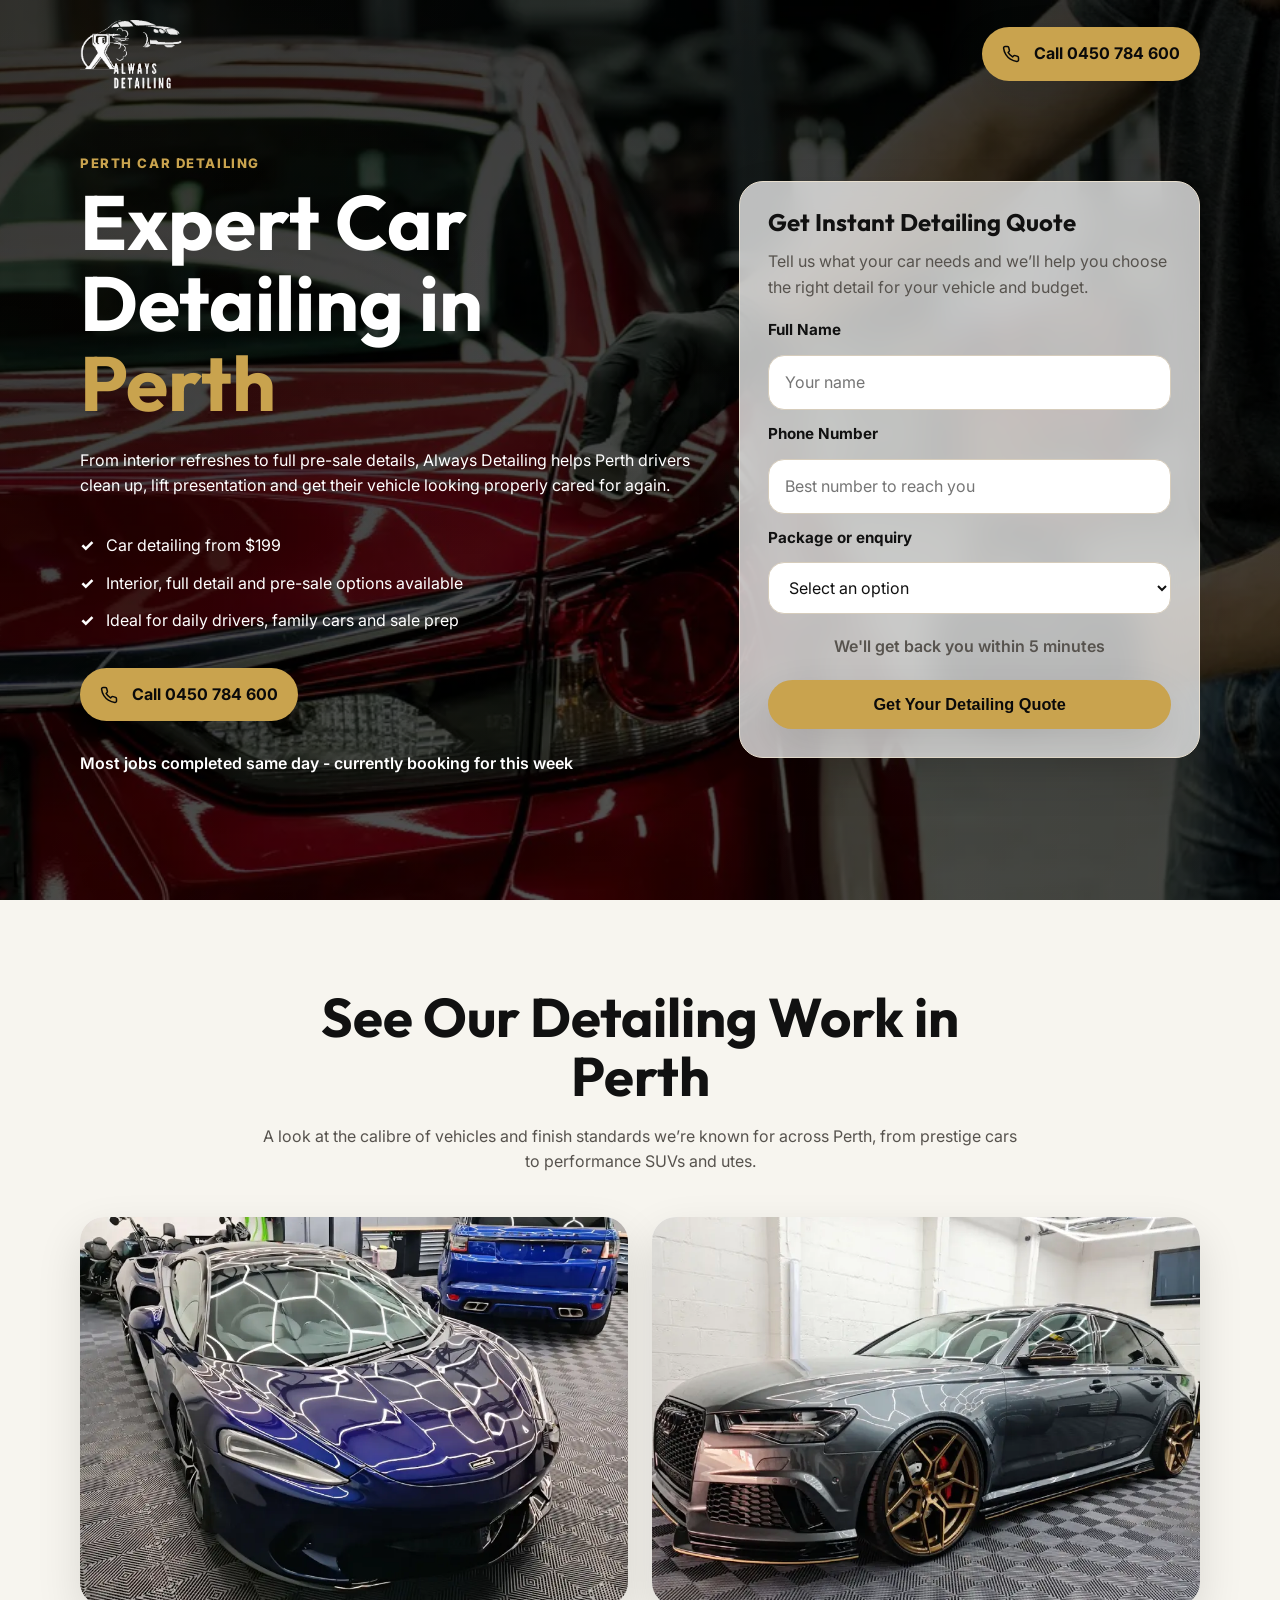
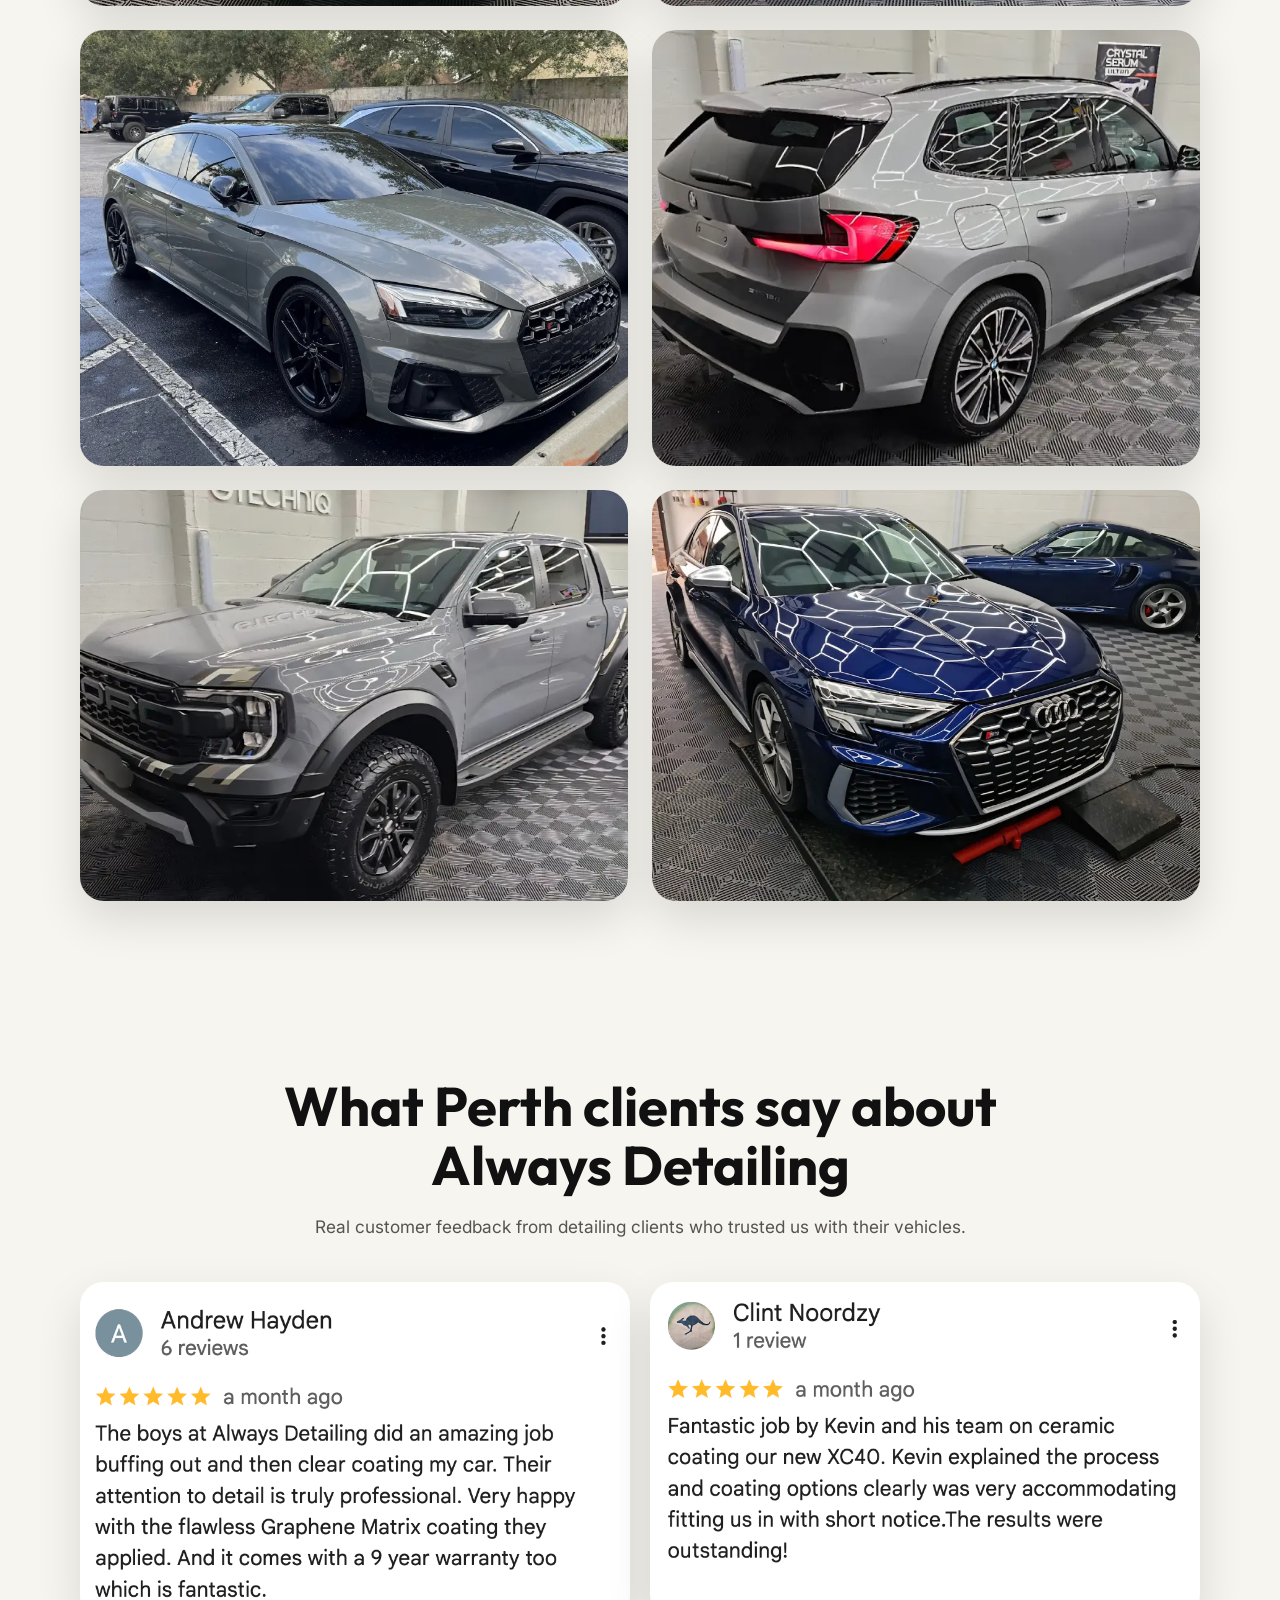
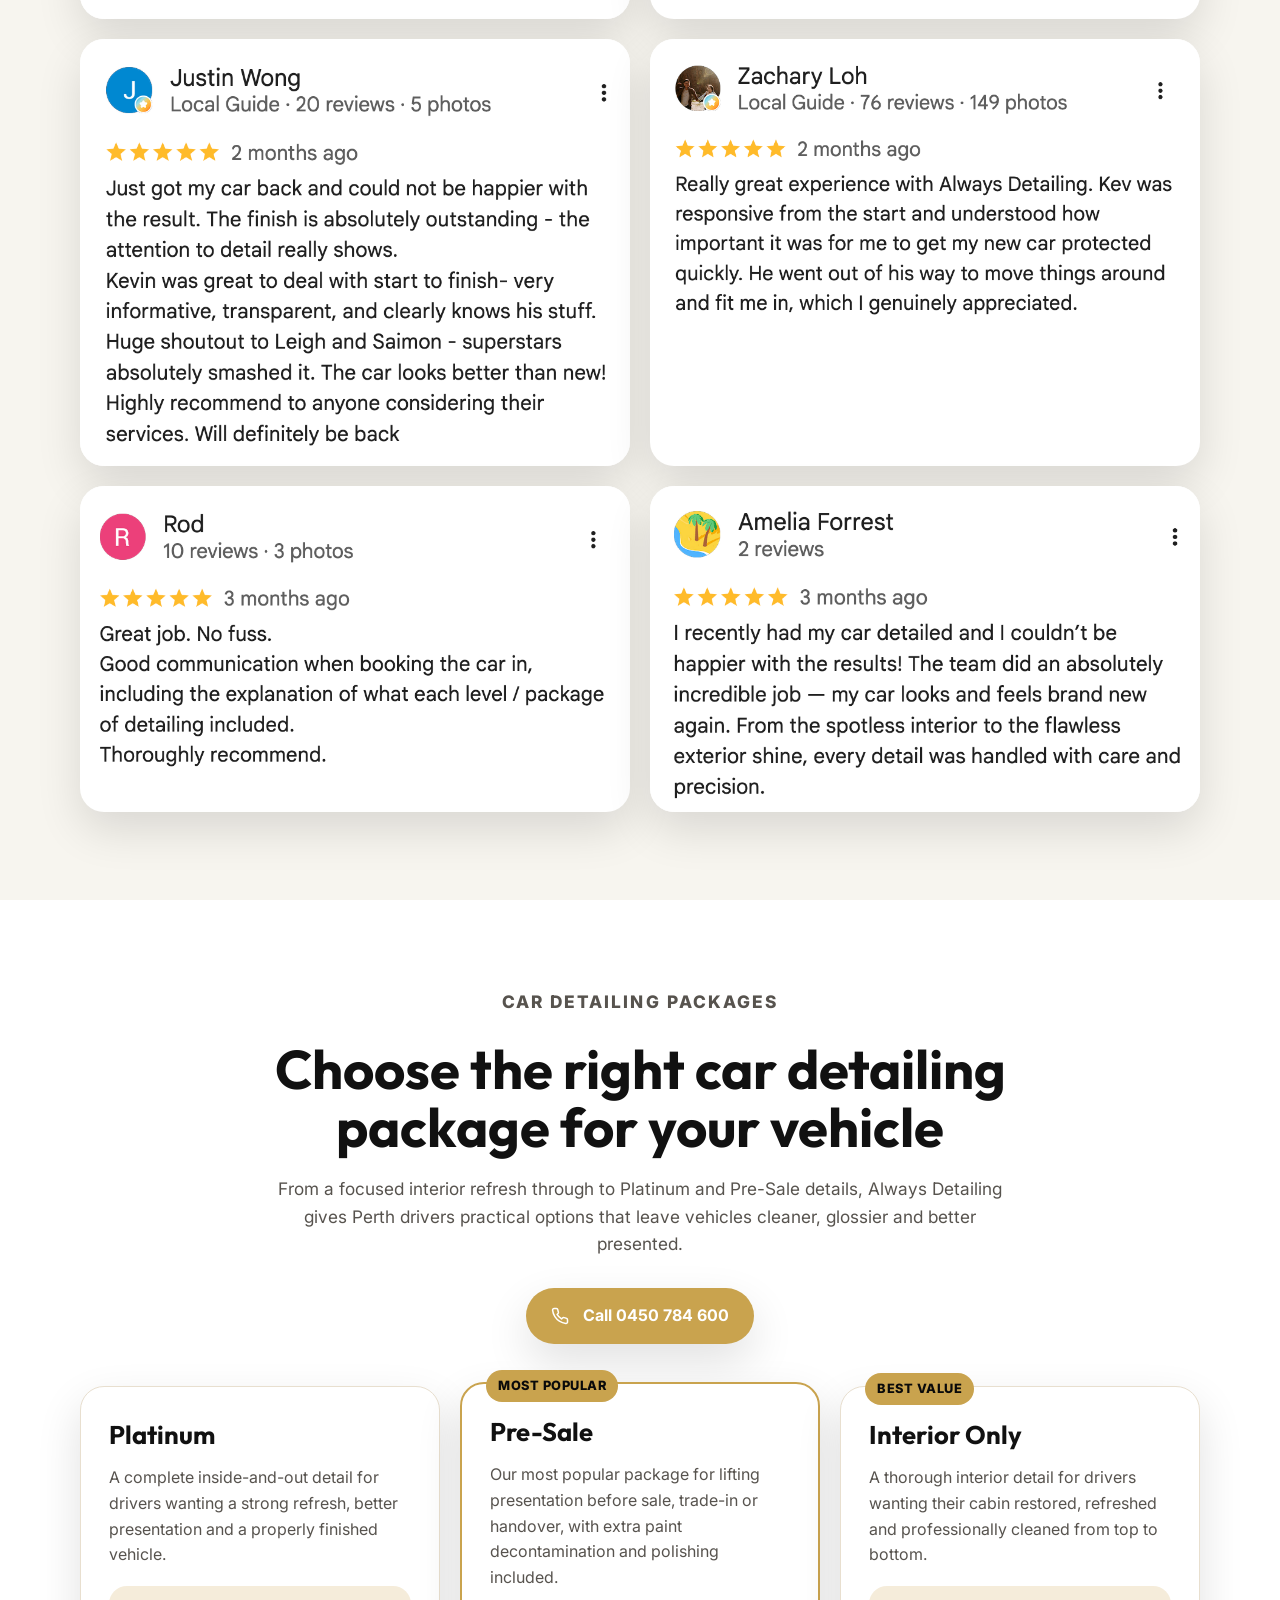
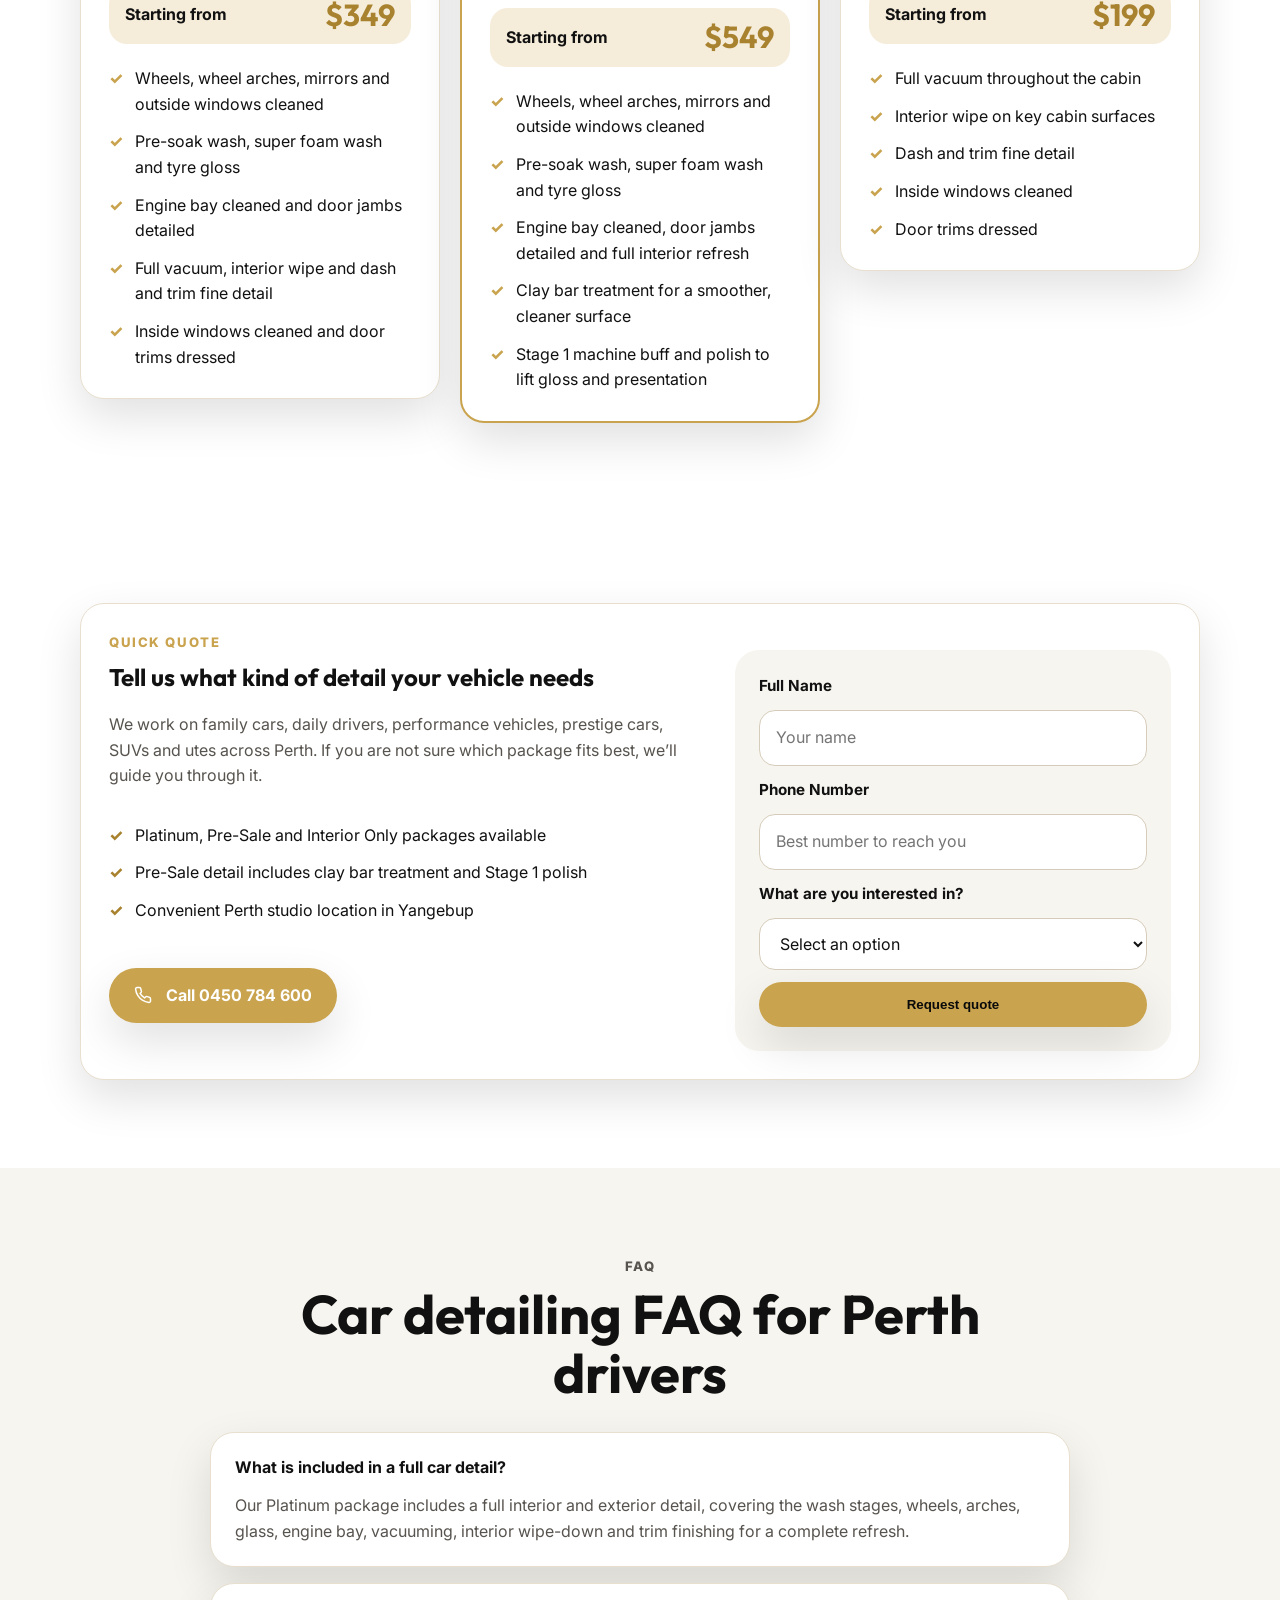
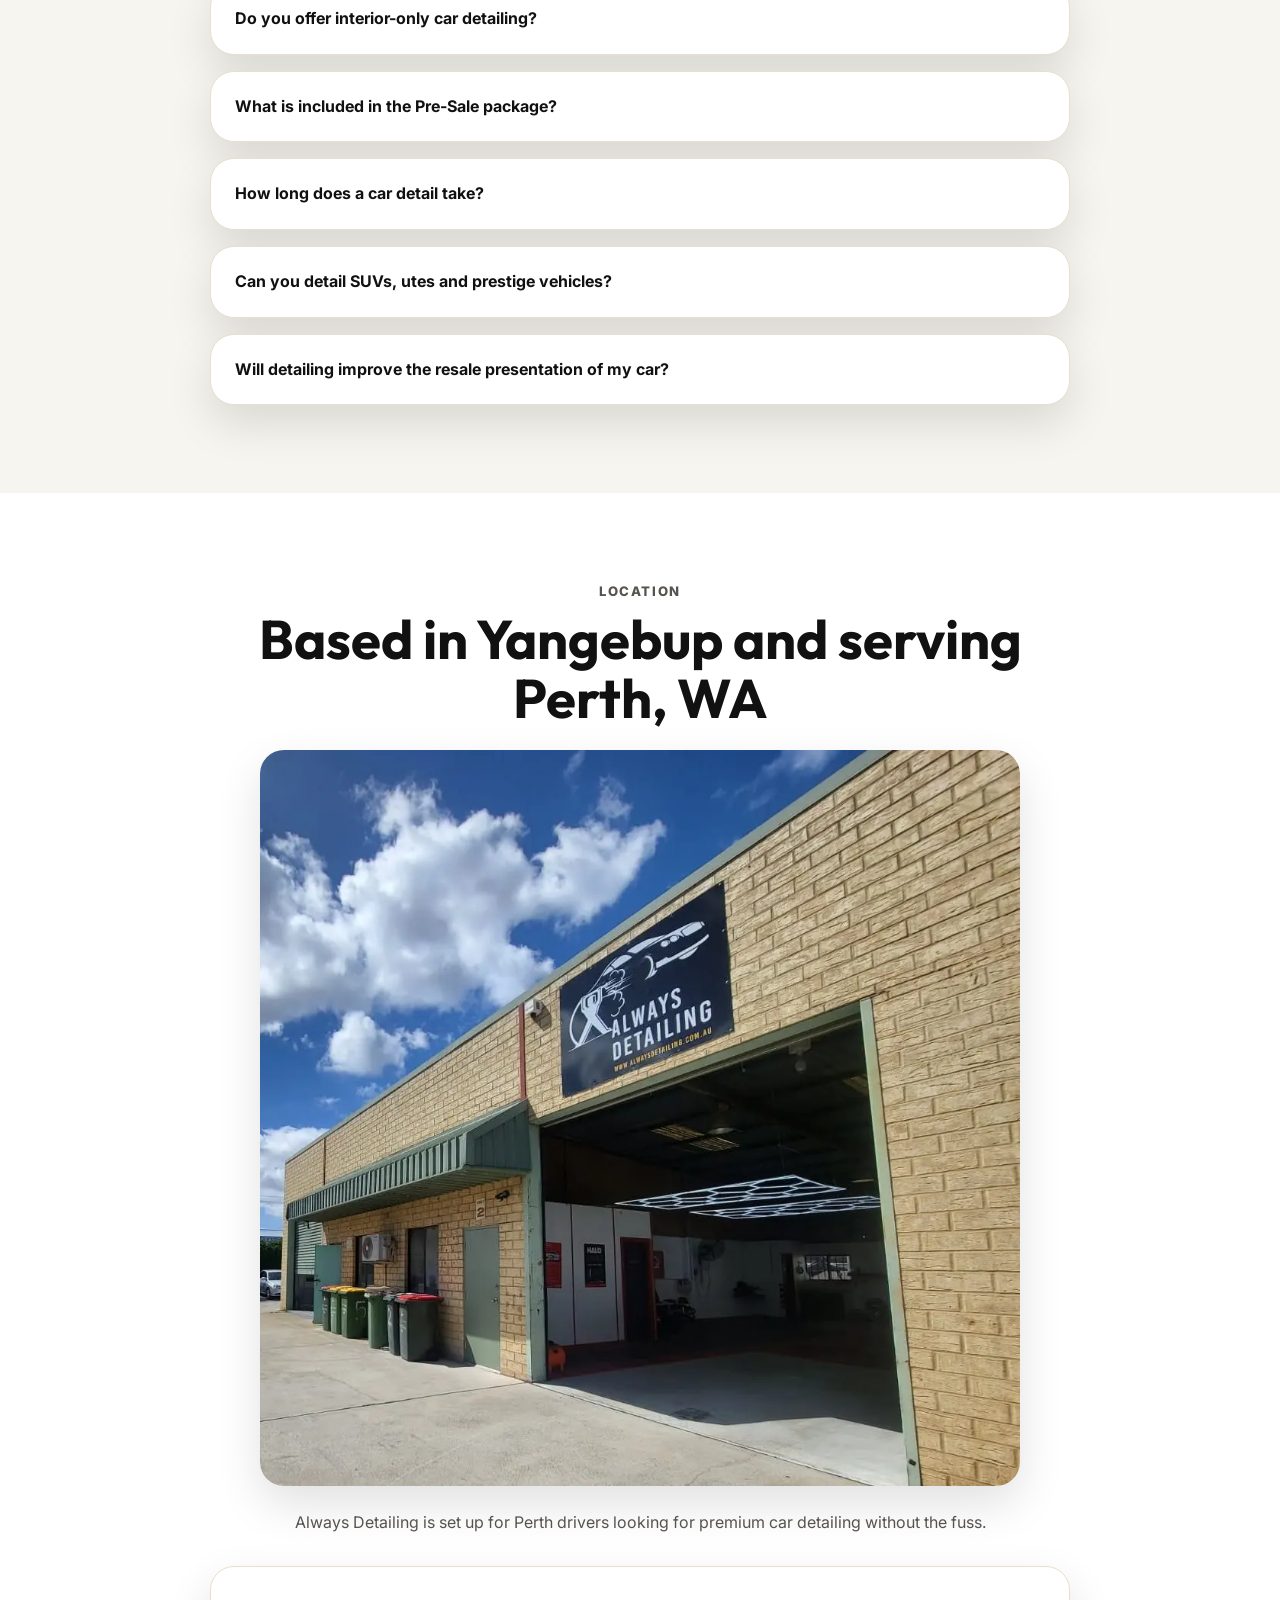
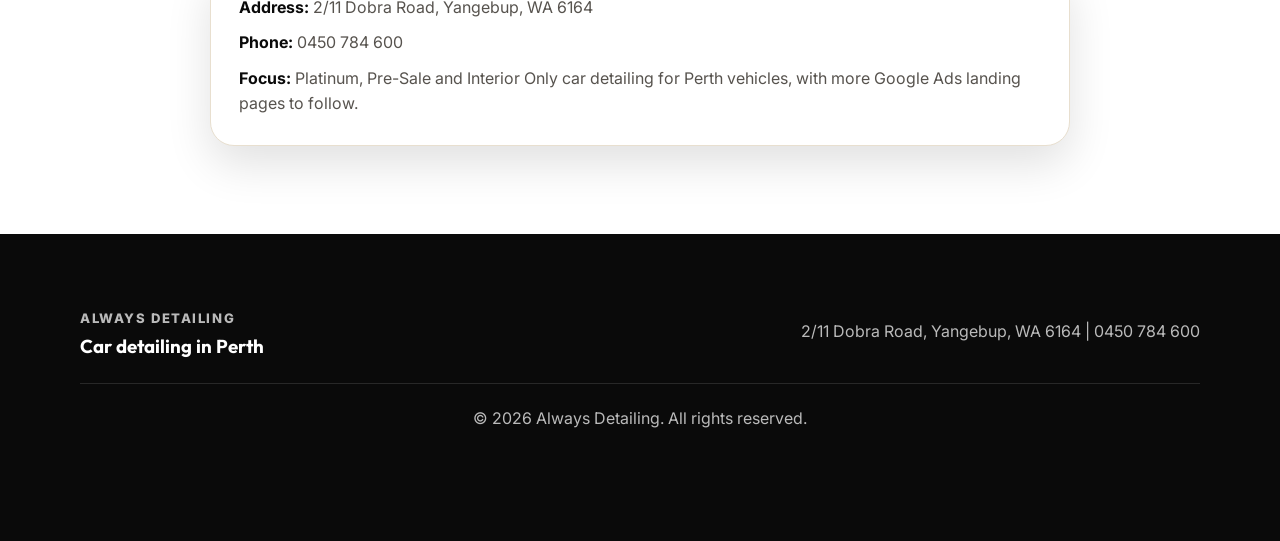
<file: car-detailing-perth.html>
<!DOCTYPE html>
<html lang="en-AU">
<head>
    <!-- Google tag (gtag.js) -->
    <script async src="https://www.googletagmanager.com/gtag/js?id=G-Q33KK3385E"></script>
    <script>
      window.dataLayer = window.dataLayer || [];
      function gtag(){dataLayer.push(arguments);}
      gtag('js', new Date());

      gtag('config', 'G-Q33KK3385E');
      gtag('config', 'AW-11109079339');
    </script>
    <script>
      gtag('set', {
        'phone_conversion_number': '0450 784 600',
        'phone_conversion_ids': ['AW-11109079339/YBRvCL_DhMIcEKuynLEp']
      });

      function gtag_report_conversion(url) {
        var callback = function () {
          if (typeof url !== 'undefined') {
            window.location = url;
          }
        };
        gtag('event', 'conversion', {
          'send_to': 'AW-11109079339/YBRvCL_DhMIcEKuynLEp',
          'event_callback': callback
        });
        return false;
      }
    </script>
    <meta charset="UTF-8">
    <meta name="viewport" content="width=device-width, initial-scale=1.0">
    <!-- Google Tag Manager -->
    <script>(function(w,d,s,l,i){w[l]=w[l]||[];w[l].push({'gtm.start':
    new Date().getTime(),event:'gtm.js'});var f=d.getElementsByTagName(s)[0],
    j=d.createElement(s),dl=l!='dataLayer'?'&l='+l:'';j.async=true;j.src=
    'https://www.googletagmanager.com/gtm.js?id='+i+dl;f.parentNode.insertBefore(j,f);
    })(window,document,'script','dataLayer','GTM-NF9VP4WV');</script>
    <!-- End Google Tag Manager -->
    <title>Car Detailing Perth | Always Detailing</title>
    <meta name="description" content="Always Detailing provides premium car detailing in Perth, WA, with Platinum, Pre-Sale and Interior Only packages for daily drivers, family cars and prestige vehicles.">
    <link rel="stylesheet" href="style.css">
    <link rel="preconnect" href="https://fonts.googleapis.com">
    <link rel="preconnect" href="https://fonts.gstatic.com" crossorigin>
    <link href="https://fonts.googleapis.com/css2?family=Inter:wght@400;500;600;700;800&family=Outfit:wght@600;700;800&display=swap" rel="stylesheet">
    <script type="application/ld+json">
    {
      "@context": "https://schema.org",
      "@type": "AutoDetailing",
      "name": "Always Detailing",
      "areaServed": "Perth, Western Australia",
      "telephone": "+61 450 784 600",
      "priceRange": "$$",
      "address": {
        "@type": "PostalAddress",
        "streetAddress": "2/11 Dobra Road",
        "addressLocality": "Yangebup",
        "addressRegion": "WA",
        "postalCode": "6164",
        "addressCountry": "AU"
      }
    }
    </script>
</head>
<body>
    <!-- Google Tag Manager (noscript) -->
    <noscript><iframe src="https://www.googletagmanager.com/ns.html?id=GTM-NF9VP4WV"
    height="0" width="0" style="display:none;visibility:hidden"></iframe></noscript>
    <!-- End Google Tag Manager (noscript) -->
    <header class="site-header">
        <div class="container header-row">
            <a href="#" class="brand brand-lockup" aria-label="Always Detailing home">
                <img src="always-detailing-logo.webp" alt="Always Detailing logo" class="brand-logo">
            </a>
            <a href="tel:+61450784600" class="phone-pill" onclick="return gtag_report_conversion('tel:+61450784600');">
                <svg viewBox="0 0 24 24" aria-hidden="true" class="phone-pill-icon">
                    <path d="M22 16.92v3a2 2 0 0 1-2.18 2 19.79 19.79 0 0 1-8.63-3.07 19.5 19.5 0 0 1-6-6 19.79 19.79 0 0 1-3.07-8.67A2 2 0 0 1 4.11 2h3a2 2 0 0 1 2 1.72 12.84 12.84 0 0 0 .7 2.81 2 2 0 0 1-.45 2.11L8.09 9.91a16 16 0 0 0 6 6l1.27-1.27a2 2 0 0 1 2.11-.45 12.84 12.84 0 0 0 2.81.7A2 2 0 0 1 22 16.92z"></path>
                </svg>
                <span>Call 0450 784 600</span>
            </a>
        </div>
    </header>

    <main>
        <section class="hero">
            <div class="container hero-grid">
                <div class="hero-copy hero-copy-spacious">
                    <p class="eyebrow">Perth Car Detailing</p>
                    <h1>Expert Car Detailing in <span>Perth</span></h1>
                    <p class="hero-text">From interior refreshes to full pre-sale details, Always Detailing helps Perth drivers clean up, lift presentation and get their vehicle looking properly cared for again.</p>
                    <ul class="check-list">
                        <li>Car detailing from $199</li>
                        <li>Interior, full detail and pre-sale options available</li>
                        <li>Ideal for daily drivers, family cars and sale prep</li>
                    </ul>
                    <div class="cta-row">
                        <a href="tel:+61450784600" class="phone-pill" onclick="return gtag_report_conversion('tel:+61450784600');">
                            <svg viewBox="0 0 24 24" aria-hidden="true" class="phone-pill-icon">
                                <path d="M22 16.92v3a2 2 0 0 1-2.18 2 19.79 19.79 0 0 1-8.63-3.07 19.5 19.79 0 0 1-6-6 19.79 19.79 0 0 1-3.07-8.67A2 2 0 0 1 4.11 2h3a2 2 0 0 1 2 1.72 12.84 12.84 0 0 0 .7 2.81 2 2 0 0 1-.45 2.11L8.09 9.91a16 16 0 0 0 6 6l1.27-1.27a2 2 0 0 1 2.11-.45 12.84 12.84 0 0 0 2.81.7A2 2 0 0 1 22 16.92z"></path>
                            </svg>
                            <span>Call 0450 784 600</span>
                        </a>
                    </div>
                    <div class="hero-location">
                        <span>Most jobs completed same day - currently booking for this week</span>
                    </div>
                </div>
                <aside class="quote-card" id="hero-form-top">
                    <h2>Get Instant Detailing Quote</h2>
                    <p>Tell us what your car needs and we’ll help you choose the right detail for your vehicle and budget.</p>
                    <form data-netlify="true" name="hero-car-detailing-quote" class="quote-form">
                        <input type="hidden" name="form-name" value="hero-car-detailing-quote">
                        <label for="hero-name">Full Name</label>
                        <input type="text" id="hero-name" name="name" placeholder="Your name" required>

                        <label for="hero-phone">Phone Number</label>
                        <input type="tel" id="hero-phone" name="phone" placeholder="Best number to reach you" required>

                        <label for="hero-needs">Package or enquiry</label>
                        <select id="hero-needs" name="needs" required>
                            <option value="" selected disabled>Select an option</option>
                            <option value="Pre-Sale Package">Pre-Sale Package</option>
                            <option value="Interior Only Package">Interior Only Package</option>
                            <option value="Platinum Package">Platinum Package</option>
                            <option value="Need help choosing">Need help choosing</option>
                        </select>

                        <p class="quote-response-time">We'll get back you within 5 minutes</p>
                        <button type="submit" class="btn btn-primary btn-full">Get Your Detailing Quote</button>
                    </form>
                </aside>
            </div>
        </section>

        <section class="section light-section">
            <div class="container">
                <div class="section-heading center showcase-heading">
                    <h2>See Our Detailing Work in Perth</h2>
                    <p>A look at the calibre of vehicles and finish standards we’re known for across Perth, from prestige cars to performance SUVs and utes.</p>
                    <a href="tel:+61450784600" class="btn btn-primary section-quote-btn showcase-mobile-call" onclick="return gtag_report_conversion('tel:+61450784600');">
                        <svg viewBox="0 0 24 24" aria-hidden="true" class="phone-pill-icon">
                            <path d="M22 16.92v3a2 2 0 0 1-2.18 2 19.79 19.79 0 0 1-8.63-3.07 19.5 19.79 0 0 1-6-6 19.79 19.79 0 0 1-3.07-8.67A2 2 0 0 1 4.11 2h3a2 2 0 0 1 2 1.72 12.84 12.84 0 0 0 .7 2.81 2 2 0 0 1-.45 2.11L8.09 9.91a16 16 0 0 0 6 6l1.27-1.27a2 2 0 0 1 2.11-.45 12.84 12.84 0 0 0 2.81.7A2 2 0 0 1 22 16.92z"></path>
                        </svg>
                        <span>Call 0450 784 600</span>
                    </a>
                </div>
                <div class="gallery-grid">
                    <div class="gallery-card"><img src="alwaysdetailing2.webp" alt="Blue McLaren detailed by Always Detailing" class="gallery-image"></div>
                    <div class="gallery-card"><img src="alwaysdetailing1.webp" alt="Grey Audi wagon detailed by Always Detailing" class="gallery-image"></div>
                    <div class="gallery-card"><img src="alwaysdetailing5.webp" alt="Grey Audi sedan after a professional detail" class="gallery-image"></div>
                    <div class="gallery-card"><img src="alwaysdetailing3.webp" alt="Grey BMW SUV in the Always Detailing studio" class="gallery-image"></div>
                    <div class="gallery-card"><img src="alwaysdetailing4.webp" alt="Grey Ford Raptor prepared at Always Detailing" class="gallery-image"></div>
                    <div class="gallery-card"><img src="alwaysdetailing6.webp" alt="Blue Audi sedan with high-gloss paintwork after detailing" class="gallery-image"></div>
                </div>
            </div>
        </section>

        <section class="section light-section">
            <div class="container">
                <div class="section-heading center showcase-heading">
                    <h2>What Perth clients say about Always Detailing</h2>
                    <p>Real customer feedback from detailing clients who trusted us with their vehicles.</p>
                </div>
                <div class="review-placeholder-grid">
                    <div class="review-card"><img src="review-1.png" alt="Google review from Andrew Hayden" class="review-image"></div>
                    <div class="review-card"><img src="review-2.png" alt="Google review from Clint Noordzy" class="review-image"></div>
                    <div class="review-card"><img src="review-3.png" alt="Google review from Justin Wong" class="review-image"></div>
                    <div class="review-card"><img src="review-4.png" alt="Google review from Zachary Loh" class="review-image"></div>
                    <div class="review-card"><img src="review-5.png" alt="Google review from Rod" class="review-image"></div>
                    <div class="review-card"><img src="review-6.png" alt="Google review from Amelia Forrest" class="review-image"></div>
                </div>
            </div>
        </section>

        <section class="section">
            <div class="container">
                <div class="section-heading center packages-heading">
                    <p class="section-kicker">Car Detailing Packages</p>
                    <h2>Choose the right car detailing package for your vehicle</h2>
                    <p>From a focused interior refresh through to Platinum and Pre-Sale details, Always Detailing gives Perth drivers practical options that leave vehicles cleaner, glossier and better presented.</p>
                    <a href="tel:+61450784600" class="btn btn-primary section-quote-btn section-call-btn" onclick="return gtag_report_conversion('tel:+61450784600');">
                        <svg viewBox="0 0 24 24" aria-hidden="true" class="phone-pill-icon">
                            <path d="M22 16.92v3a2 2 0 0 1-2.18 2 19.79 19.79 0 0 1-8.63-3.07 19.5 19.79 0 0 1-6-6 19.79 19.79 0 0 1-3.07-8.67A2 2 0 0 1 4.11 2h3a2 2 0 0 1 2 1.72 12.84 12.84 0 0 0 .7 2.81 2 2 0 0 1-.45 2.11L8.09 9.91a16 16 0 0 0 6 6l1.27-1.27a2 2 0 0 1 2.11-.45 12.84 12.84 0 0 0 2.81.7A2 2 0 0 1 22 16.92z"></path>
                        </svg>
                        <span>Call 0450 784 600</span>
                    </a>
                </div>
                <div class="packages-grid">
                    <article class="package-card">
                        <h3>Platinum</h3>
                        <p class="package-subtitle">A complete inside-and-out detail for drivers wanting a strong refresh, better presentation and a properly finished vehicle.</p>
                        <div class="package-meta">
                            <span>Starting from</span>
                            <span class="package-price">$349</span>
                        </div>
                        <ul class="package-list">
                            <li>Wheels, wheel arches, mirrors and outside windows cleaned</li>
                            <li>Pre-soak wash, super foam wash and tyre gloss</li>
                            <li>Engine bay cleaned and door jambs detailed</li>
                            <li>Full vacuum, interior wipe and dash and trim fine detail</li>
                            <li>Inside windows cleaned and door trims dressed</li>
                        </ul>
                    </article>

                    <article class="package-card featured-package package-mobile-first">
                        <div class="package-badge">Most Popular</div>
                        <h3>Pre-Sale</h3>
                        <p class="package-subtitle">Our most popular package for lifting presentation before sale, trade-in or handover, with extra paint decontamination and polishing included.</p>
                        <div class="package-meta">
                            <span>Starting from</span>
                            <span class="package-price">$549</span>
                        </div>
                        <ul class="package-list">
                            <li>Wheels, wheel arches, mirrors and outside windows cleaned</li>
                            <li>Pre-soak wash, super foam wash and tyre gloss</li>
                            <li>Engine bay cleaned, door jambs detailed and full interior refresh</li>
                            <li>Clay bar treatment for a smoother, cleaner surface</li>
                            <li>Stage 1 machine buff and polish to lift gloss and presentation</li>
                        </ul>
                    </article>

                    <article class="package-card">
                        <div class="package-badge">Best Value</div>
                        <h3>Interior Only</h3>
                        <p class="package-subtitle">A thorough interior detail for drivers wanting their cabin restored, refreshed and professionally cleaned from top to bottom.</p>
                        <div class="package-meta">
                            <span>Starting from</span>
                            <span class="package-price">$199</span>
                        </div>
                        <ul class="package-list">
                            <li>Full vacuum throughout the cabin</li>
                            <li>Interior wipe on key cabin surfaces</li>
                            <li>Dash and trim fine detail</li>
                            <li>Inside windows cleaned</li>
                            <li>Door trims dressed</li>
                        </ul>
                    </article>
                </div>
            </div>
        </section>

        <section id="quote-form" class="section">
            <div class="container form-shell">
                <div class="quote-copy-spacious">
                    <p class="eyebrow">Quick Quote</p>
                    <h2>Tell us what kind of detail your vehicle needs</h2>
                    <p class="section-copy">We work on family cars, daily drivers, performance vehicles, prestige cars, SUVs and utes across Perth. If you are not sure which package fits best, we’ll guide you through it.</p>
                    <ul class="check-list dark">
                        <li>Platinum, Pre-Sale and Interior Only packages available</li>
                        <li>Pre-Sale detail includes clay bar treatment and Stage 1 polish</li>
                        <li>Convenient Perth studio location in Yangebup</li>
                    </ul>
                    <a href="tel:+61450784600" class="btn btn-primary section-call-btn" onclick="return gtag_report_conversion('tel:+61450784600');">
                        <svg viewBox="0 0 24 24" aria-hidden="true" class="phone-pill-icon">
                            <path d="M22 16.92v3a2 2 0 0 1-2.18 2 19.79 19.79 0 0 1-8.63-3.07 19.5 19.79 0 0 1-6-6 19.79 19.79 0 0 1-3.07-8.67A2 2 0 0 1 4.11 2h3a2 2 0 0 1 2 1.72 12.84 12.84 0 0 0 .7 2.81 2 2 0 0 1-.45 2.11L8.09 9.91a16 16 0 0 0 6 6l1.27-1.27a2 2 0 0 1 2.11-.45 12.84 12.84 0 0 0 2.81.7A2 2 0 0 1 22 16.92z"></path>
                        </svg>
                        <span>Call 0450 784 600</span>
                    </a>
                </div>
                <form id="lead-form" data-netlify="true" name="car-detailing-quote" class="quote-form large">
                    <input type="hidden" name="form-name" value="car-detailing-quote">
                    <label for="name">Full Name</label>
                    <input type="text" id="name" name="name" placeholder="Your name" required>

                    <label for="phone">Phone Number</label>
                    <input type="tel" id="phone" name="phone" placeholder="Best number to reach you" required>

                    <label for="needs">What are you interested in?</label>
                    <select id="needs" name="needs" required>
                        <option value="" selected disabled>Select an option</option>
                        <option value="Pre-Sale Package">Pre-Sale Package</option>
                        <option value="Interior Only Package">Interior Only Package</option>
                        <option value="Platinum Package">Platinum Package</option>
                        <option value="Need detailing advice">Need detailing advice</option>
                    </select>

                    <button type="submit" class="btn btn-primary btn-full">Request quote</button>
                </form>
            </div>
        </section>

        <section class="section light-section">
            <div class="container narrow">
                <div class="section-heading center">
                    <p class="eyebrow">FAQ</p>
                    <h2>Car detailing FAQ for Perth drivers</h2>
                </div>
                <div class="faq-list">
                    <details open>
                        <summary>What is included in a full car detail?</summary>
                        <p>Our Platinum package includes a full interior and exterior detail, covering the wash stages, wheels, arches, glass, engine bay, vacuuming, interior wipe-down and trim finishing for a complete refresh.</p>
                    </details>
                    <details>
                        <summary>Do you offer interior-only car detailing?</summary>
                        <p>Yes. Our Interior Only package is ideal for drivers who want the cabin restored and professionally cleaned without booking an exterior detail at the same time.</p>
                    </details>
                    <details>
                        <summary>What is included in the Pre-Sale package?</summary>
                        <p>Our Pre-Sale package includes the full interior and exterior detail, then adds a clay bar treatment and Stage 1 machine buff and polish to improve gloss and presentation before sale or handover.</p>
                    </details>
                    <details>
                        <summary>How long does a car detail take?</summary>
                        <p>Detailing times vary depending on the package, vehicle size and overall condition. Once we know what you are booking in for, we can give you a realistic timeframe.</p>
                    </details>
                    <details>
                        <summary>Can you detail SUVs, utes and prestige vehicles?</summary>
                        <p>Absolutely. We work on a wide range of vehicles across Perth, including everyday family cars, European vehicles, performance cars, SUVs and utes.</p>
                    </details>
                    <details>
                        <summary>Will detailing improve the resale presentation of my car?</summary>
                        <p>Yes. A proper detail can make a big difference to gloss, presentation and overall impression, which is especially helpful if you are preparing the vehicle for sale or trade-in.</p>
                    </details>
                </div>
            </div>
        </section>

        <section class="section">
            <div class="container narrow">
                <div class="section-heading center service-area-heading">
                    <p class="eyebrow">Location</p>
                    <h2>Based in Yangebup and serving Perth, WA</h2>
                    <div class="location-photo-shell">
                        <img src="alwaysdetailinglocation.webp" alt="Always Detailing workshop in Yangebup, Perth" class="location-photo">
                    </div>
                    <p>Always Detailing is set up for Perth drivers looking for premium car detailing without the fuss.</p>
                </div>
                <div class="map-frame location-card">
                    <p><strong>Address:</strong> 2/11 Dobra Road, Yangebup, WA 6164</p>
                    <p><strong>Phone:</strong> <a href="tel:+61450784600" onclick="return gtag_report_conversion('tel:+61450784600');">0450 784 600</a></p>
                    <p><strong>Focus:</strong> Platinum, Pre-Sale and Interior Only car detailing for Perth vehicles, with more Google Ads landing pages to follow.</p>
                </div>
            </div>
        </section>
    </main>

    <footer class="site-footer">
        <div class="container footer-row">
            <div>
                <p class="eyebrow">Always Detailing</p>
                <h3>Car detailing in Perth</h3>
            </div>
            <div class="footer-contact">
                <p>2/11 Dobra Road, Yangebup, WA 6164 | 0450 784 600</p>
            </div>
        </div>
        <div class="container footer-bottom">
            <p>&copy; 2026 Always Detailing. All rights reserved.</p>
        </div>
    </footer>

    <div id="success-modal" class="modal">
        <div class="modal-content">
            <button class="close-modal" aria-label="Close">&times;</button>
            <div class="modal-body">
                <div class="success-icon">✓</div>
                <h3>Thanks</h3>
                <p>Thanks for getting in touch. We’ll be in contact shortly.</p>
                <button class="btn btn-primary close-modal-btn btn-full">Close</button>
            </div>
        </div>
    </div>

    <div class="mobile-cta">
        <a href="tel:+61450784600" class="btn btn-primary btn-full mobile-call-btn" onclick="return gtag_report_conversion('tel:+61450784600');">
            <svg viewBox="0 0 24 24" aria-hidden="true" class="phone-pill-icon">
                <path d="M22 16.92v3a2 2 0 0 1-2.18 2 19.79 19.79 0 0 1-8.63-3.07 19.5 19.79 0 0 1-6-6 19.79 19.79 0 0 1-3.07-8.67A2 2 0 0 1 4.11 2h3a2 2 0 0 1 2 1.72 12.84 12.84 0 0 0 .7 2.81 2 2 0 0 1-.45 2.11L8.09 9.91a16 16 0 0 0 6 6l1.27-1.27a2 2 0 0 1 2.11-.45 12.84 12.84 0 0 0 2.81.7A2 2 0 0 1 22 16.92z"></path>
            </svg>
            <span class="mobile-call-label">Call 0450 784 600</span>
        </a>
    </div>

    <script>
        document.addEventListener("DOMContentLoaded", function () {
            const modal = document.getElementById("success-modal");
            const closeButtons = document.querySelectorAll(".close-modal, .close-modal-btn");
            const siteHeader = document.querySelector(".site-header");
            const mobileCta = document.querySelector(".mobile-cta");
            const heroForm = document.getElementById("hero-form-top");

            const syncHeaderState = () => {
                if (!siteHeader) return;
                if (window.scrollY > 36) {
                    siteHeader.classList.add("is-scrolled");
                } else {
                    siteHeader.classList.remove("is-scrolled");
                }
            };

            const syncMobileCta = () => {
                if (!mobileCta) return;

                if (window.innerWidth > 768 || !heroForm) {
                    mobileCta.classList.remove("is-visible");
                    return;
                }

                const formBottom = heroForm.getBoundingClientRect().bottom + window.scrollY;
                if (window.scrollY > formBottom) {
                    mobileCta.classList.add("is-visible");
                } else {
                    mobileCta.classList.remove("is-visible");
                }
            };

            syncHeaderState();
            syncMobileCta();
            window.addEventListener("scroll", syncHeaderState, { passive: true });
            window.addEventListener("scroll", syncMobileCta, { passive: true });
            window.addEventListener("resize", syncMobileCta);

            document.querySelectorAll("a[href='#quote-form']").forEach((link) => {
                link.addEventListener("click", (event) => {
                    event.preventDefault();
                    document.getElementById("quote-form")?.scrollIntoView({ behavior: "smooth", block: "start" });
                });
            });

            document.querySelectorAll("form[data-netlify='true']").forEach((form) => {
                form.addEventListener("submit", function (event) {
                    event.preventDefault();

                    const formData = new FormData(form);
                    fetch("/", {
                        method: "POST",
                        body: new URLSearchParams(formData).toString(),
                        headers: { "Content-Type": "application/x-www-form-urlencoded" }
                    })
                    .then((response) => {
                        if (!response.ok) {
                            throw new Error(`Form submission failed with status ${response.status}`);
                        }
                        window.dataLayer = window.dataLayer || [];
                        window.dataLayer.push({
                            event: "form_submit",
                            form_name: form.getAttribute("name") || "",
                            form_location: form.id || ""
                        });
                        modal.style.display = "flex";
                        document.body.style.overflow = "hidden";
                        form.reset();
                    })
                    .catch((error) => {
                        console.error("Error submitting form:", error);
                    });
                });
            });

            closeButtons.forEach((button) => {
                button.addEventListener("click", () => {
                    modal.style.display = "none";
                    document.body.style.overflow = "";
                });
            });

            window.addEventListener("click", (event) => {
                if (event.target === modal) {
                    modal.style.display = "none";
                    document.body.style.overflow = "";
                }
            });
        });
    </script>
</body>
</html>
</file>
<file: style.css>
:root {
    --black: #0a0a0a;
    --black-soft: #171717;
    --gold: #c9a34e;
    --gold-dark: #a8822e;
    --gold-pale: #f5ecda;
    --white: #ffffff;
    --light: #f7f5ef;
    --line: #e8dfcf;
    --text: #111111;
    --text-soft: #57534e;
    --shadow: 0 18px 45px rgba(0, 0, 0, 0.12);
    --radius: 24px;
    --transition: 0.25s ease;
}

* {
    box-sizing: border-box;
    margin: 0;
    padding: 0;
}

html {
    scroll-behavior: smooth;
}

body {
    font-family: "Inter", sans-serif;
    color: var(--text);
    background: var(--white);
    line-height: 1.6;
}

a {
    color: inherit;
    text-decoration: none;
}

.container {
    width: min(1120px, calc(100% - 40px));
    margin: 0 auto;
}

.site-header {
    position: fixed;
    top: 0;
    left: 0;
    width: 100%;
    z-index: 20;
    background: transparent;
    backdrop-filter: blur(0px);
    border-bottom: 1px solid transparent;
    transition: background var(--transition), border-color var(--transition), backdrop-filter var(--transition);
}

.site-header.is-scrolled {
    background: rgba(10, 10, 10, 0.82);
    backdrop-filter: blur(14px);
    border-bottom: 1px solid rgba(255, 255, 255, 0.08);
}

.header-row,
.footer-row {
    display: flex;
    align-items: center;
    justify-content: space-between;
    gap: 24px;
    padding: 18px 0;
}

.brand {
    display: inline-flex;
    align-items: center;
    font-family: "Outfit", sans-serif;
    color: var(--white);
}

.brand-logo {
    display: block;
    width: auto;
    height: 72px;
    object-fit: contain;
}

.eyebrow,
.section-kicker {
    color: var(--gold);
    font-size: 0.82rem;
    font-weight: 800;
    letter-spacing: 0.12em;
    text-transform: uppercase;
}

.eyebrow {
    margin-bottom: 8px;
}

.phone-pill,
.btn {
    display: inline-flex;
    align-items: center;
    justify-content: center;
    border-radius: 999px;
    font-weight: 700;
    transition: transform var(--transition), background var(--transition), color var(--transition), border-color var(--transition);
}

.phone-pill {
    padding: 14px 20px;
    background: var(--gold);
    color: var(--black);
    box-shadow: var(--shadow);
    gap: 10px;
}

.phone-pill-icon {
    width: 18px;
    height: 18px;
    margin-right: 4px;
    fill: none;
    stroke: currentColor;
    stroke-width: 2;
    stroke-linecap: round;
    stroke-linejoin: round;
}

.btn {
    padding: 14px 24px;
    border: 1px solid transparent;
    cursor: pointer;
}

.btn:hover,
.phone-pill:hover {
    transform: translateY(-1px);
}

.btn-primary {
    background: var(--gold);
    color: var(--black);
    box-shadow: var(--shadow);
}

.btn-primary:hover,
.phone-pill:hover {
    background: var(--gold-dark);
    color: var(--white);
}

.btn-secondary {
    background: rgba(255, 255, 255, 0.08);
    color: var(--white);
    border-color: rgba(255, 255, 255, 0.2);
}

.btn-secondary:hover {
    background: rgba(255, 255, 255, 0.16);
}

.btn-full {
    width: 100%;
}

.hero,
.section {
    padding: 88px 0;
}

.hero {
    min-height: 900px;
    display: flex;
    align-items: center;
    position: relative;
    padding-top: 150px;
    padding-bottom: 120px;
    background:
        linear-gradient(rgba(0, 0, 0, 0.74), rgba(0, 0, 0, 0.64)),
        radial-gradient(circle at top left, rgba(201, 163, 78, 0.18), transparent 32%),
        url("ceramiccoatinghero.webp") center center / cover no-repeat;
}

.hero::before {
    content: "";
    position: absolute;
    inset: 0;
    background: linear-gradient(90deg, rgba(0, 0, 0, 0.18) 0%, rgba(0, 0, 0, 0.08) 50%, rgba(0, 0, 0, 0.2) 100%);
    pointer-events: none;
}

.hero-grid,
.form-shell {
    display: grid;
    grid-template-columns: 1.15fr 0.85fr;
    gap: 36px;
    align-items: start;
}

.hero-grid {
    position: relative;
    z-index: 1;
}

.hero-copy h1,
.section-heading h2,
.form-shell h2,
.site-footer h3,
.quote-card h2 {
    font-family: "Outfit", sans-serif;
    line-height: 1.05;
}

.hero-copy h1 {
    font-size: clamp(2.8rem, 6vw, 4.8rem);
    margin-bottom: 18px;
    max-width: 12ch;
    color: var(--white);
}

.hero-copy h1 span {
    color: var(--gold);
}

.hero-text,
.section-copy,
.section-heading p,
.quote-card p,
.site-footer p,
.footer-contact p,
.faq-list p,
.location-card p {
    color: var(--text-soft);
}

.hero .hero-text,
.hero .check-list li,
.hero .check-list li::before {
    color: var(--white);
}

.check-list {
    list-style: none;
    display: grid;
    gap: 12px;
    margin: 28px 0;
}

.check-list li,
.package-list li {
    display: flex;
    gap: 12px;
    align-items: flex-start;
}

.check-list li::before,
.package-list li::before {
    content: "✓";
    color: var(--gold);
    font-weight: 800;
    flex-shrink: 0;
}

.check-list.dark li::before {
    color: var(--gold-dark);
}

.cta-row {
    display: flex;
    flex-wrap: wrap;
    gap: 14px;
    margin-bottom: 22px;
}

.hero-location,
.hero-review-line {
    display: inline-flex;
    align-items: center;
    gap: 10px;
    color: var(--white);
    font-weight: 600;
}

.hero-review-line {
    justify-content: center;
    flex-wrap: wrap;
    gap: 8px 12px;
    width: 100%;
    text-align: center;
    color: var(--white);
    font-size: 0.98rem;
}

.hero-review-line-score {
    font-weight: 700;
}

.hero-review-line-stars {
    color: #fbbc05;
    letter-spacing: 0.08em;
    text-shadow: 0 4px 14px rgba(251, 188, 5, 0.35);
}

.hero-review-line-count {
    color: rgba(255, 255, 255, 0.82);
    font-weight: 500;
}

.hero-review-line-google {
    display: inline-flex;
    align-items: center;
    justify-content: center;
    font-family: Arial, sans-serif;
    font-size: 1.2rem;
    font-weight: 700;
    line-height: 1;
    background: conic-gradient(from 215deg, #4285f4 0 24%, #34a853 24% 51%, #fbbc05 51% 76%, #ea4335 76% 100%);
    -webkit-background-clip: text;
    background-clip: text;
    color: transparent;
}

.hero-review-line-google-text {
    color: rgba(255, 255, 255, 0.92);
    font-weight: 600;
}

.hero-copy-spacious h1 {
    margin-bottom: 24px;
}

.hero-copy-spacious .hero-text {
    margin-bottom: 10px;
}

.hero-copy-spacious .check-list {
    margin: 34px 0;
}

.hero-copy-spacious .cta-row {
    margin-bottom: 30px;
}

.quote-copy-spacious .eyebrow {
    margin-bottom: 12px;
}

.quote-copy-spacious h2 {
    margin-bottom: 22px;
}

.quote-copy-spacious .section-copy {
    margin-bottom: 12px;
}

.quote-copy-spacious .check-list {
    margin: 34px 0;
}

.quote-copy-spacious .section-call-btn {
    margin-top: 10px;
}

#hero-form-top h2 {
    margin-bottom: 14px;
}

#hero-form-top p {
    margin-bottom: 8px;
}

.quote-response-time {
    margin: 8px 0 2px;
    text-align: center;
    font-weight: 600;
    color: var(--text);
}

#hero-form-top .btn-full {
    font-size: 1.02rem;
}

.hero-location-icon {
    width: 18px;
    height: 18px;
    fill: none;
    stroke: currentColor;
    stroke-width: 2;
    stroke-linecap: round;
    stroke-linejoin: round;
    flex-shrink: 0;
}

.quote-card,
.placeholder-card,
.review-placeholder,
.form-shell,
.map-frame,
.faq-list details,
.package-card {
    background: var(--white);
    border: 1px solid var(--line);
    border-radius: var(--radius);
    box-shadow: var(--shadow);
}

.quote-card,
.form-shell {
    padding: 28px;
}

.hero .quote-card {
    background: rgba(255, 255, 255, 0.72);
    backdrop-filter: blur(16px);
    scroll-margin-top: 100px;
}

@media (min-width: 901px) {
    .hero .quote-card {
        margin-top: 28px;
    }
}

.quote-form {
    display: grid;
    gap: 12px;
    margin-top: 18px;
}

.quote-form.large {
    background: var(--light);
    border-radius: var(--radius);
    padding: 24px;
}

label {
    font-weight: 700;
    font-size: 0.95rem;
}

input,
select {
    width: 100%;
    padding: 14px 16px;
    border-radius: 16px;
    border: 1px solid #d6ccbb;
    background: var(--white);
    color: var(--text);
    font: inherit;
}

.light-section {
    background: var(--light);
}

.section-heading {
    margin-bottom: 30px;
}

.section-heading.center {
    text-align: center;
}

.packages-heading,
.showcase-heading {
    max-width: 760px;
    margin-left: auto;
    margin-right: auto;
    margin-bottom: 42px;
}

.showcase-heading h2,
.packages-heading h2,
.section-heading h2 {
    font-size: clamp(2.2rem, 4.5vw, 3.4rem);
    line-height: 1.08;
    margin-bottom: 18px;
}

.showcase-heading p:last-child,
.packages-heading p {
    font-size: 1.08rem;
    margin-bottom: 24px;
}

.section-quote-btn {
    margin-top: 6px;
}

.showcase-mobile-call {
    display: none;
    margin-top: 18px;
    gap: 10px;
    color: var(--white);
}

.section-call-btn {
    gap: 10px;
    color: var(--white);
}

.review-placeholder-grid,
.packages-grid {
    display: grid;
    grid-template-columns: repeat(3, minmax(0, 1fr));
    gap: 20px;
}

.gallery-grid > *,
.review-placeholder-grid > * {
    min-width: 0;
    width: 100%;
}

.packages-grid {
    align-items: start;
}

.package-card {
    position: relative;
    padding: 28px;
    height: fit-content;
}

.featured-package {
    border: 2px solid var(--gold);
    transform: translateY(-4px);
}

.package-badge {
    position: absolute;
    top: -14px;
    left: 24px;
    background: var(--gold);
    color: var(--black);
    border-radius: 999px;
    padding: 6px 12px;
    font-size: 0.8rem;
    font-weight: 800;
    letter-spacing: 0.04em;
    text-transform: uppercase;
}

.package-card h3 {
    font-family: "Outfit", sans-serif;
    font-size: 1.6rem;
    margin-bottom: 10px;
}

.package-subtitle {
    color: var(--text-soft);
    margin-bottom: 18px;
}

.package-meta {
    display: flex;
    align-items: center;
    justify-content: space-between;
    gap: 16px;
    margin-bottom: 22px;
    padding: 14px 16px;
    border-radius: 18px;
    background: var(--gold-pale);
    font-weight: 700;
}

.package-price {
    color: var(--gold-dark);
    font-size: 1.9rem;
    font-family: "Outfit", sans-serif;
    line-height: 1;
}

.package-list {
    list-style: none;
    display: grid;
    gap: 12px;
}

.gallery-grid {
    display: grid;
    grid-template-columns: repeat(2, minmax(0, 1fr));
    gap: 24px;
}

.review-placeholder-grid {
    grid-template-columns: repeat(2, minmax(0, 1fr));
}

.gallery-card,
.review-card {
    width: 100%;
    min-width: 0;
    overflow: hidden;
    border-radius: var(--radius);
    box-shadow: var(--shadow);
    background: var(--white);
}

.gallery-card {
    min-height: 300px;
}

.gallery-image,
.review-image {
    display: block;
    width: 100%;
    max-width: 100%;
}

.gallery-image {
    height: 100%;
    min-height: 300px;
    object-fit: cover;
}

.review-image {
    height: auto;
}

.placeholder-card,
.review-placeholder {
    min-height: 220px;
    display: grid;
    place-items: center;
    padding: 24px;
    text-align: center;
    color: var(--text-soft);
    background:
        linear-gradient(135deg, rgba(201, 163, 78, 0.16), rgba(201, 163, 78, 0.05)),
        repeating-linear-gradient(45deg, #ffffff, #ffffff 12px, #f8f5ed 12px, #f8f5ed 24px);
}

.narrow {
    max-width: 860px;
}

.faq-list {
    display: grid;
    gap: 16px;
}

.faq-list details {
    padding: 22px 24px;
}

.faq-list summary {
    cursor: pointer;
    font-weight: 700;
    list-style: none;
}

.faq-list summary::-webkit-details-marker {
    display: none;
}

.faq-list p {
    padding-top: 12px;
}

.map-frame {
    padding: 28px;
}

.location-photo-shell {
    margin: 22px auto 24px;
    max-width: 760px;
    overflow: hidden;
    border-radius: var(--radius);
    box-shadow: var(--shadow);
}

.location-photo {
    display: block;
    width: 100%;
    height: auto;
}

.location-card {
    display: grid;
    gap: 10px;
}

.location-card strong {
    color: var(--black);
}

.site-footer {
    background: var(--black);
    color: var(--white);
    padding: 56px 0 110px;
}

.site-footer .eyebrow,
.site-footer p {
    color: rgba(255, 255, 255, 0.72);
}

.footer-contact {
    display: grid;
    gap: 12px;
    justify-items: end;
}

.footer-bottom {
    border-top: 1px solid rgba(255, 255, 255, 0.12);
    padding-top: 22px;
    margin-top: 8px;
    text-align: center;
    color: rgba(255, 255, 255, 0.72);
}

.modal {
    display: none;
    position: fixed;
    inset: 0;
    background: rgba(15, 15, 15, 0.7);
    z-index: 40;
    align-items: center;
    justify-content: center;
    padding: 20px;
}

.modal-content {
    position: relative;
    width: min(480px, 100%);
    background: var(--white);
    border-radius: var(--radius);
    padding: 24px;
    box-shadow: var(--shadow);
}

.close-modal {
    position: absolute;
    top: 12px;
    right: 16px;
    border: 0;
    background: transparent;
    font-size: 2rem;
    cursor: pointer;
    color: var(--text-soft);
}

.modal-body {
    text-align: center;
    display: grid;
    gap: 16px;
    padding-top: 10px;
}

.success-icon {
    width: 72px;
    height: 72px;
    margin: 0 auto;
    border-radius: 999px;
    display: grid;
    place-items: center;
    background: var(--gold-pale);
    color: var(--gold-dark);
    font-size: 2rem;
    font-weight: 800;
}

.mobile-cta {
    display: none;
}

.mobile-call-btn {
    gap: 8px;
    animation: mobile-call-float 4s ease-in-out infinite;
    white-space: nowrap;
}

.mobile-call-btn .phone-pill-icon {
    margin-right: 0;
    flex-shrink: 0;
    animation: phone-wiggle 3.2s ease-in-out infinite;
}

@keyframes phone-wiggle {
    0%, 82%, 100% {
        transform: rotate(0deg);
    }
    86% {
        transform: rotate(14deg);
    }
    90% {
        transform: rotate(-12deg);
    }
    94% {
        transform: rotate(10deg);
    }
    98% {
        transform: rotate(-8deg);
    }
}

@keyframes mobile-call-float {
    0%, 100% {
        transform: translateY(0);
    }
    50% {
        transform: translateY(-2px);
    }
}

@media (max-width: 900px) {
    .hero-grid,
    .form-shell,
    .packages-grid,
    .gallery-grid,
    .review-placeholder-grid {
        grid-template-columns: 1fr;
    }

    .footer-row {
        align-items: flex-start;
        flex-direction: column;
    }

    .footer-contact {
        justify-items: start;
    }

    .package-mobile-first {
        order: -1;
    }
}

@media (max-width: 768px) {
    .hero,
    .section {
        padding: 72px 0;
    }

    .hero {
        min-height: auto;
        padding-top: 122px;
        padding-bottom: 88px;
    }

    .container {
        width: min(100% - 28px, 1120px);
    }

    .brand-logo {
        height: 56px;
    }

    .hero-copy h1 {
        font-size: 2.8rem;
    }

    .hero-text {
        display: none;
    }

    .check-list {
        margin: 20px 0;
        gap: 10px;
    }

    .header-row {
        gap: 12px;
        align-items: center;
        flex-wrap: nowrap;
    }

    .phone-pill {
        padding: 10px 14px;
        font-size: 0.84rem;
        white-space: nowrap;
        flex-shrink: 1;
        min-width: 0;
        gap: 6px;
    }

    .phone-pill span {
        overflow: visible;
        text-overflow: clip;
    }

    .phone-pill-icon {
        margin-right: 0;
    }

    .hero .cta-row .phone-pill {
        padding: 14px 20px;
        font-size: 0.96rem;
        min-width: 220px;
        justify-content: center;
        gap: 10px;
    }

    .hero .cta-row .phone-pill span {
        color: var(--white);
    }

    .hero .cta-row .phone-pill-icon {
        width: 20px;
        height: 20px;
        color: var(--white);
        animation: phone-wiggle 3.2s ease-in-out infinite;
    }

    .cta-row {
        justify-content: center;
    }

    .hero-location {
        justify-content: center;
        text-align: center;
        width: 100%;
    }

    .hero-review-line {
        font-size: 0.9rem;
        gap: 6px 10px;
    }

    .quote-form .btn-full {
        color: var(--white);
    }

    .mobile-cta {
        display: block;
        position: fixed;
        left: 50%;
        bottom: 14px;
        transform: translateX(-50%);
        padding: 0;
        background: transparent;
        border-top: 0;
        text-align: center;
        z-index: 30;
        opacity: 0;
        pointer-events: none;
        transition: opacity var(--transition), transform var(--transition);
    }

    .mobile-cta .btn {
        width: auto;
        min-width: 0;
        padding: 12px 18px;
        font-size: 0.95rem;
        box-shadow: 0 16px 35px rgba(0, 0, 0, 0.34);
    }

    .mobile-cta.is-visible {
        opacity: 1;
        pointer-events: auto;
        transform: translateX(-50%) translateY(0);
    }

    .showcase-mobile-call {
        display: inline-flex;
    }

    .site-footer {
        padding-bottom: 140px;
    }
}
</file>
